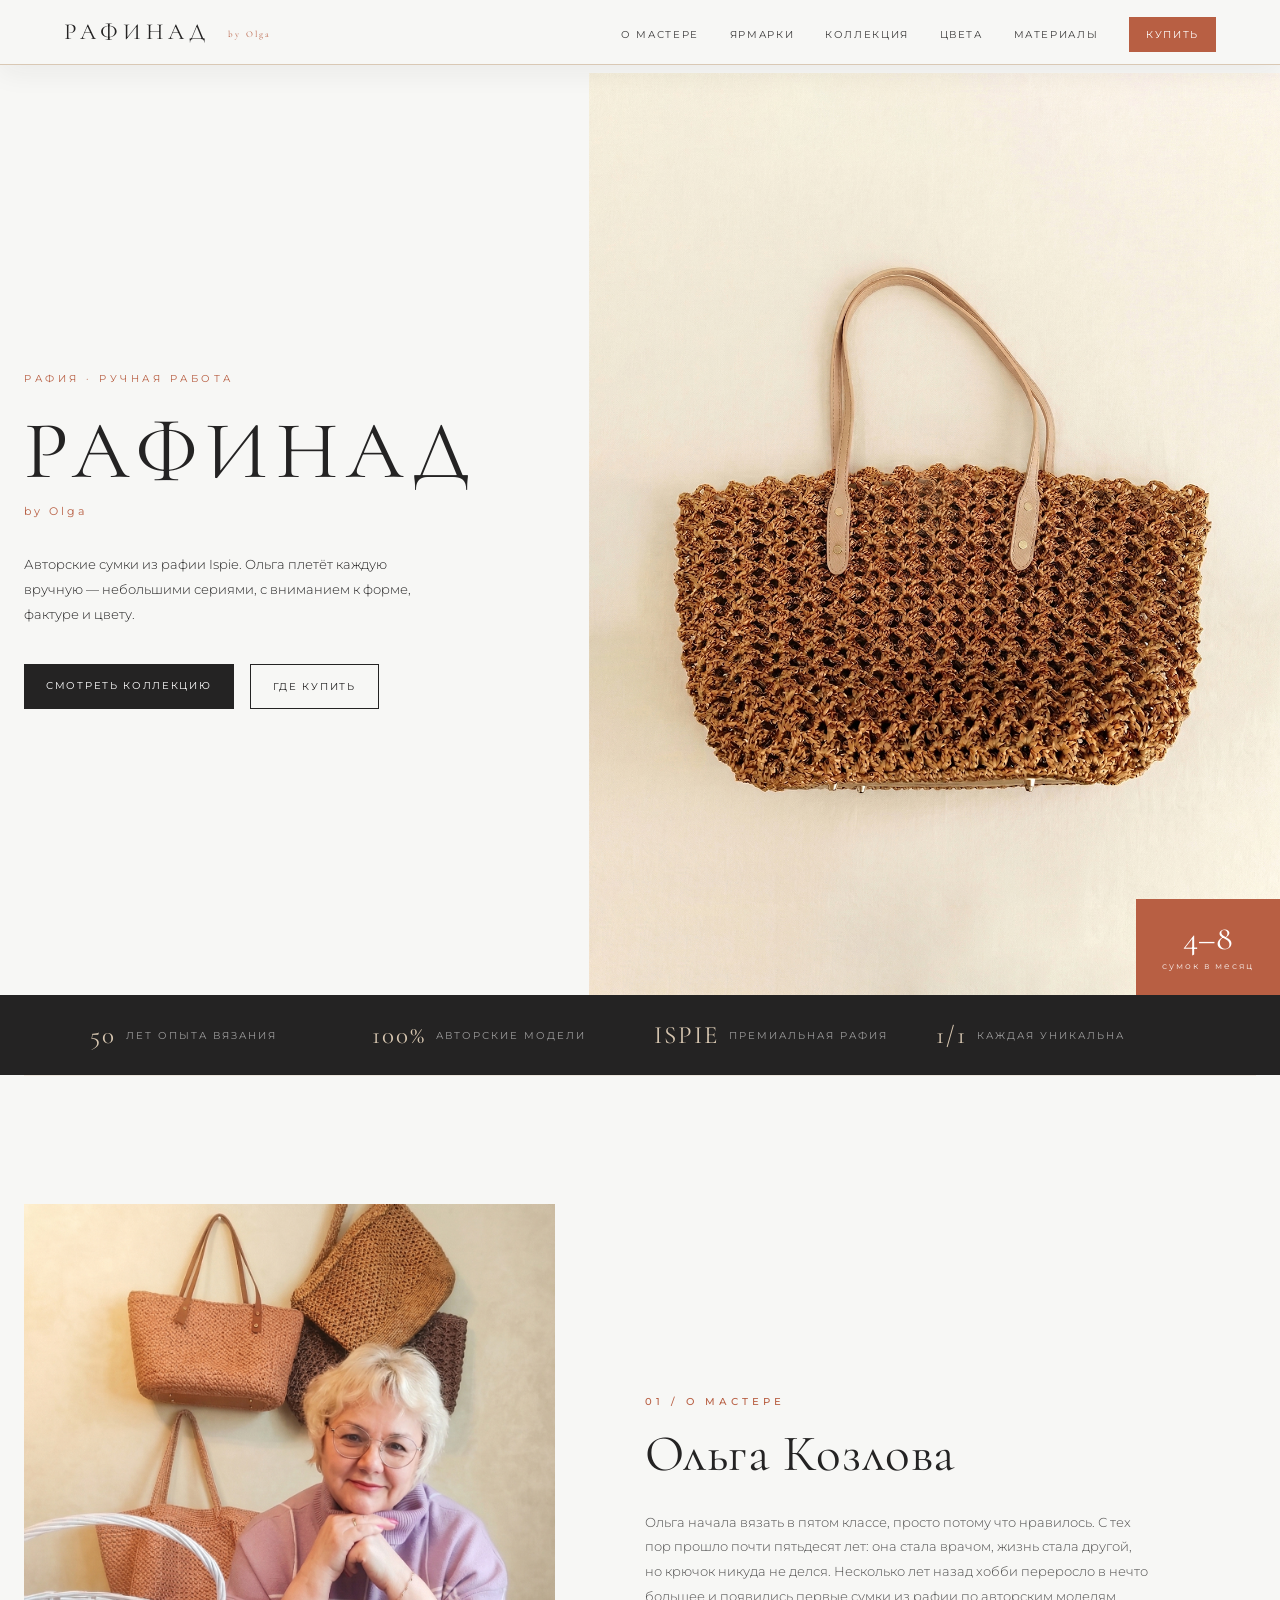
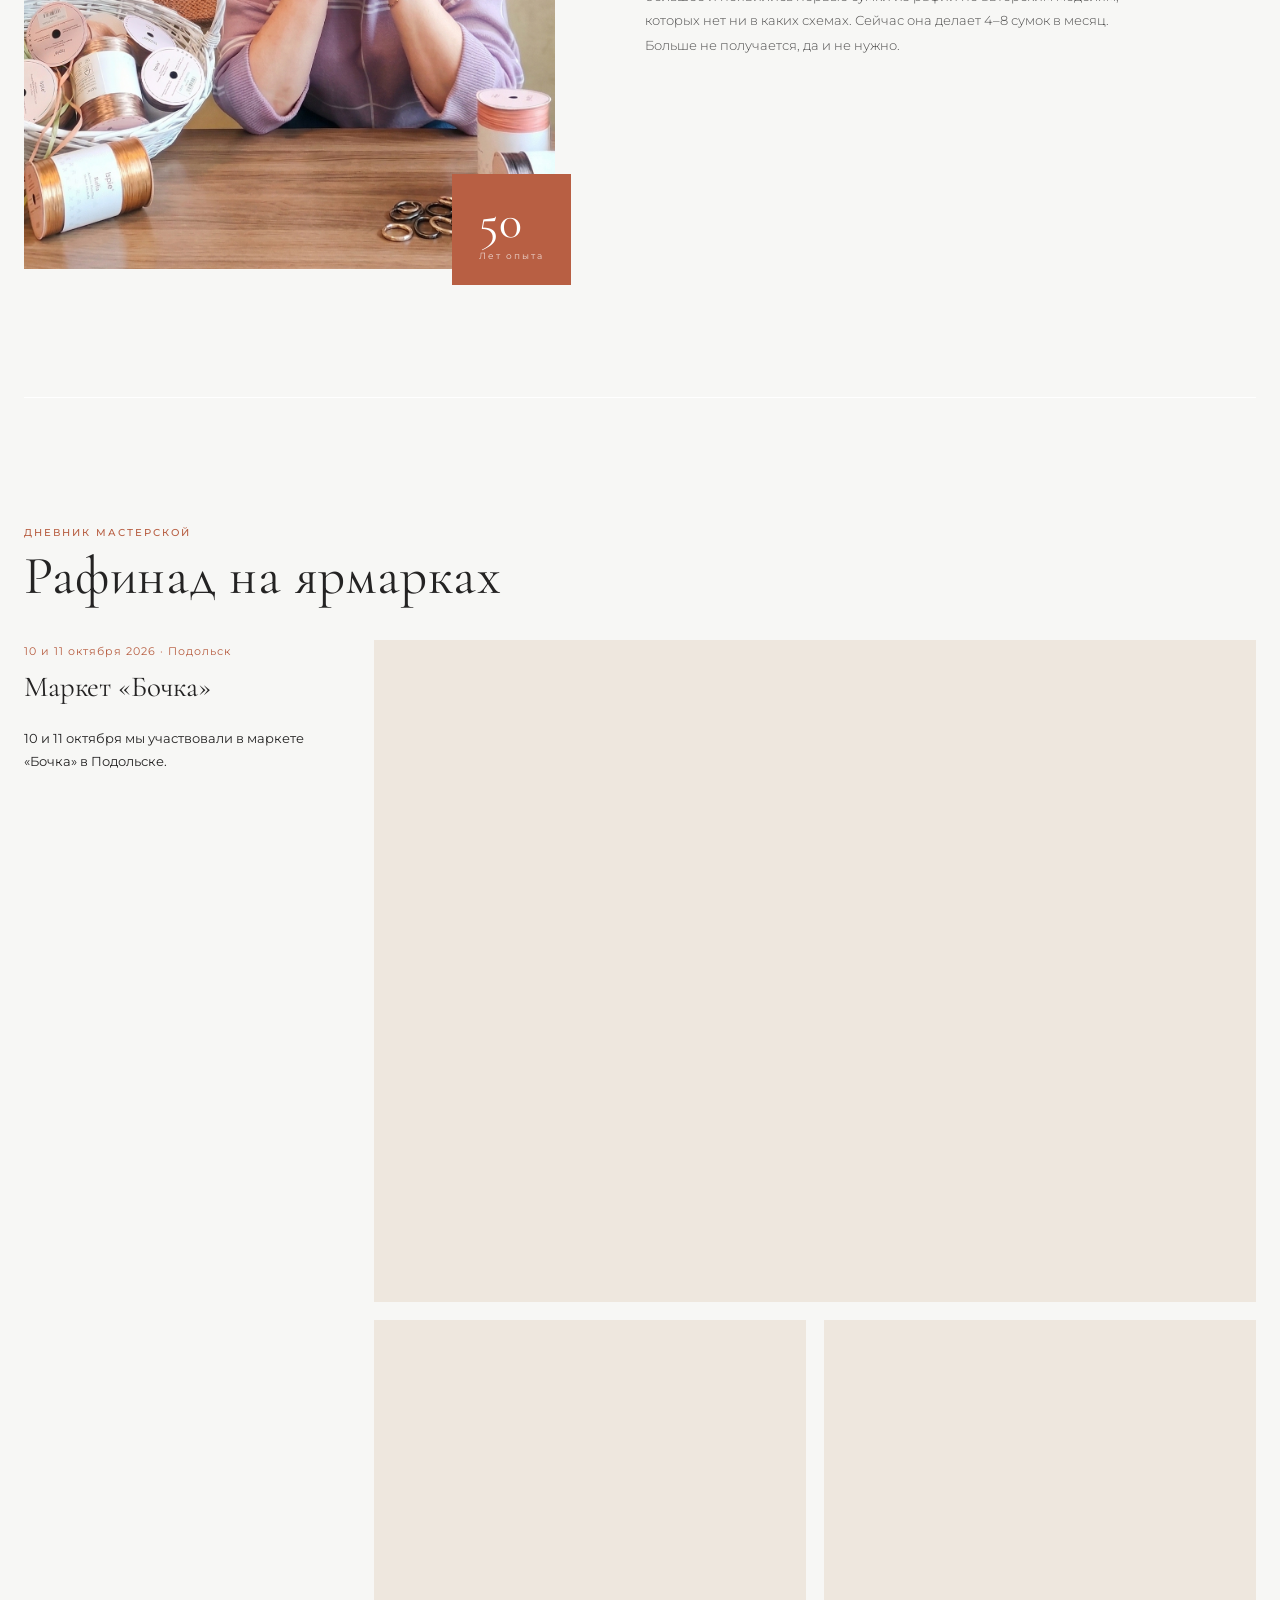
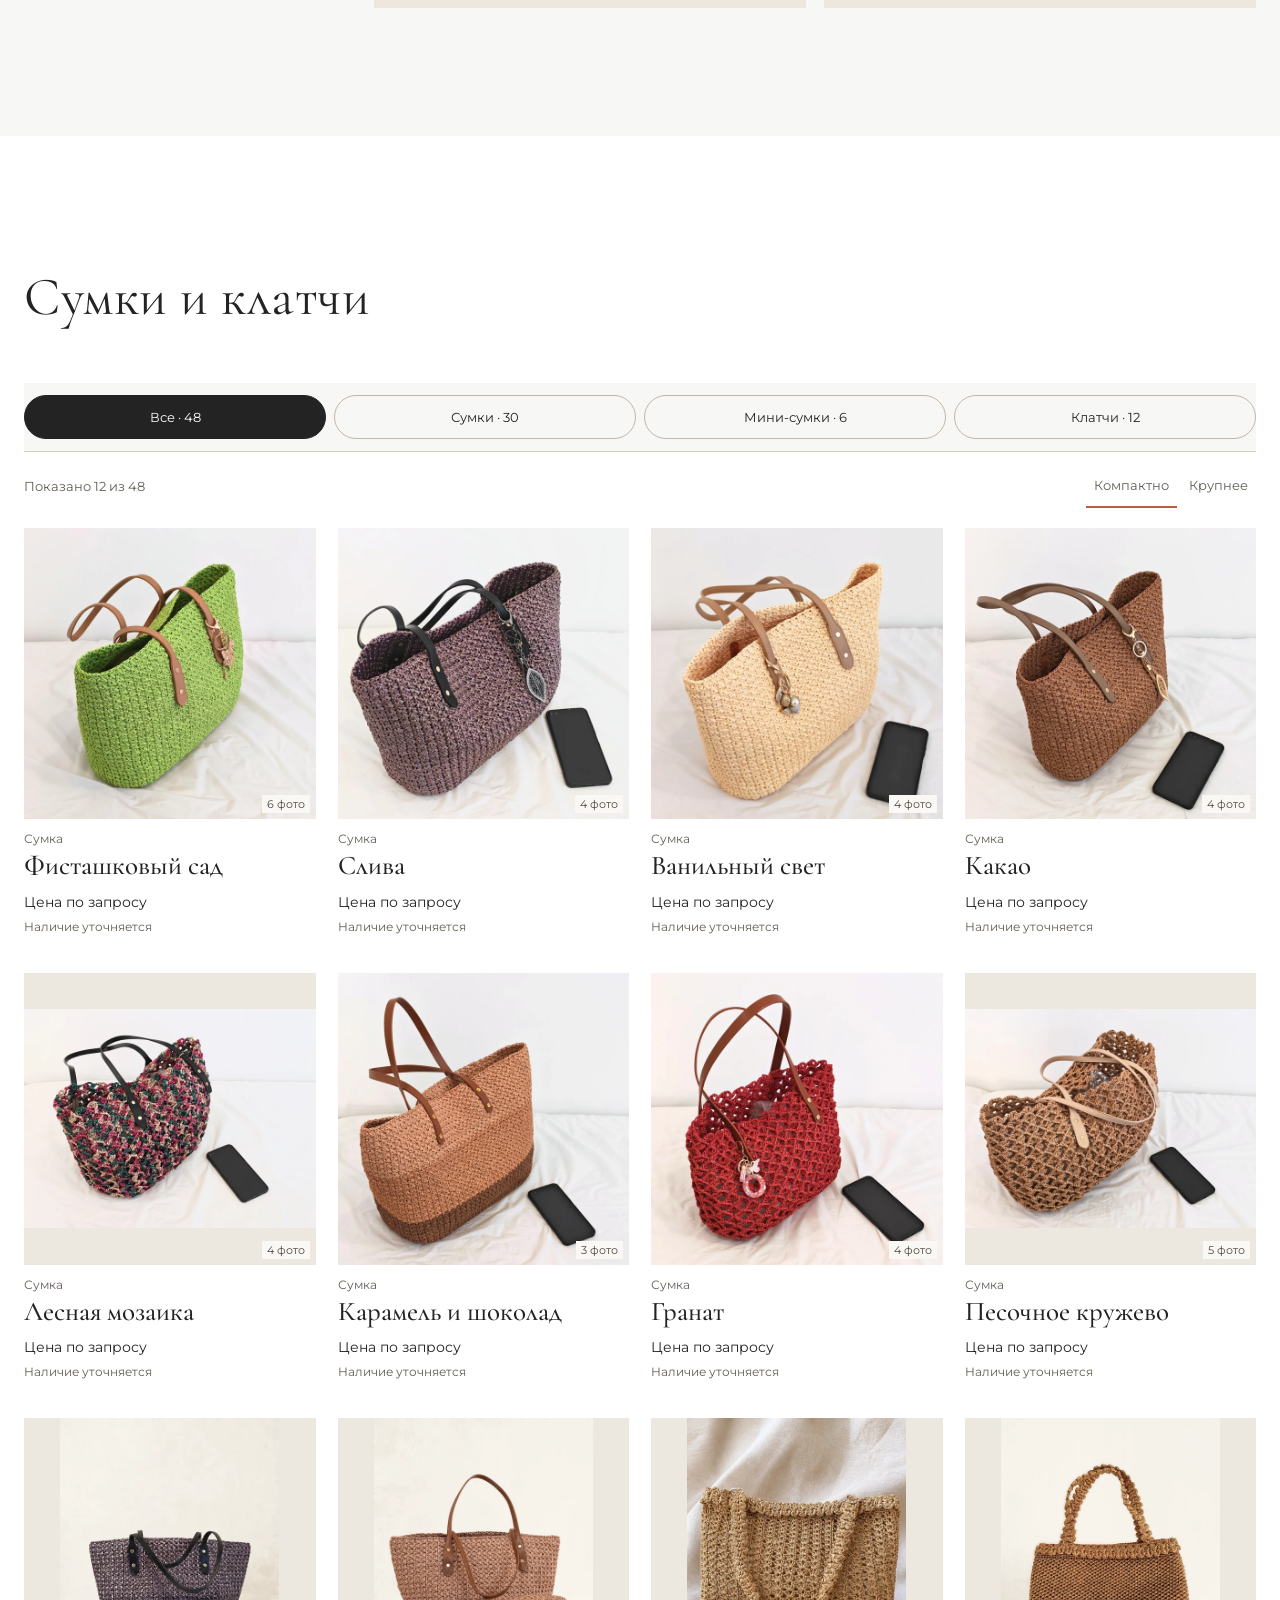
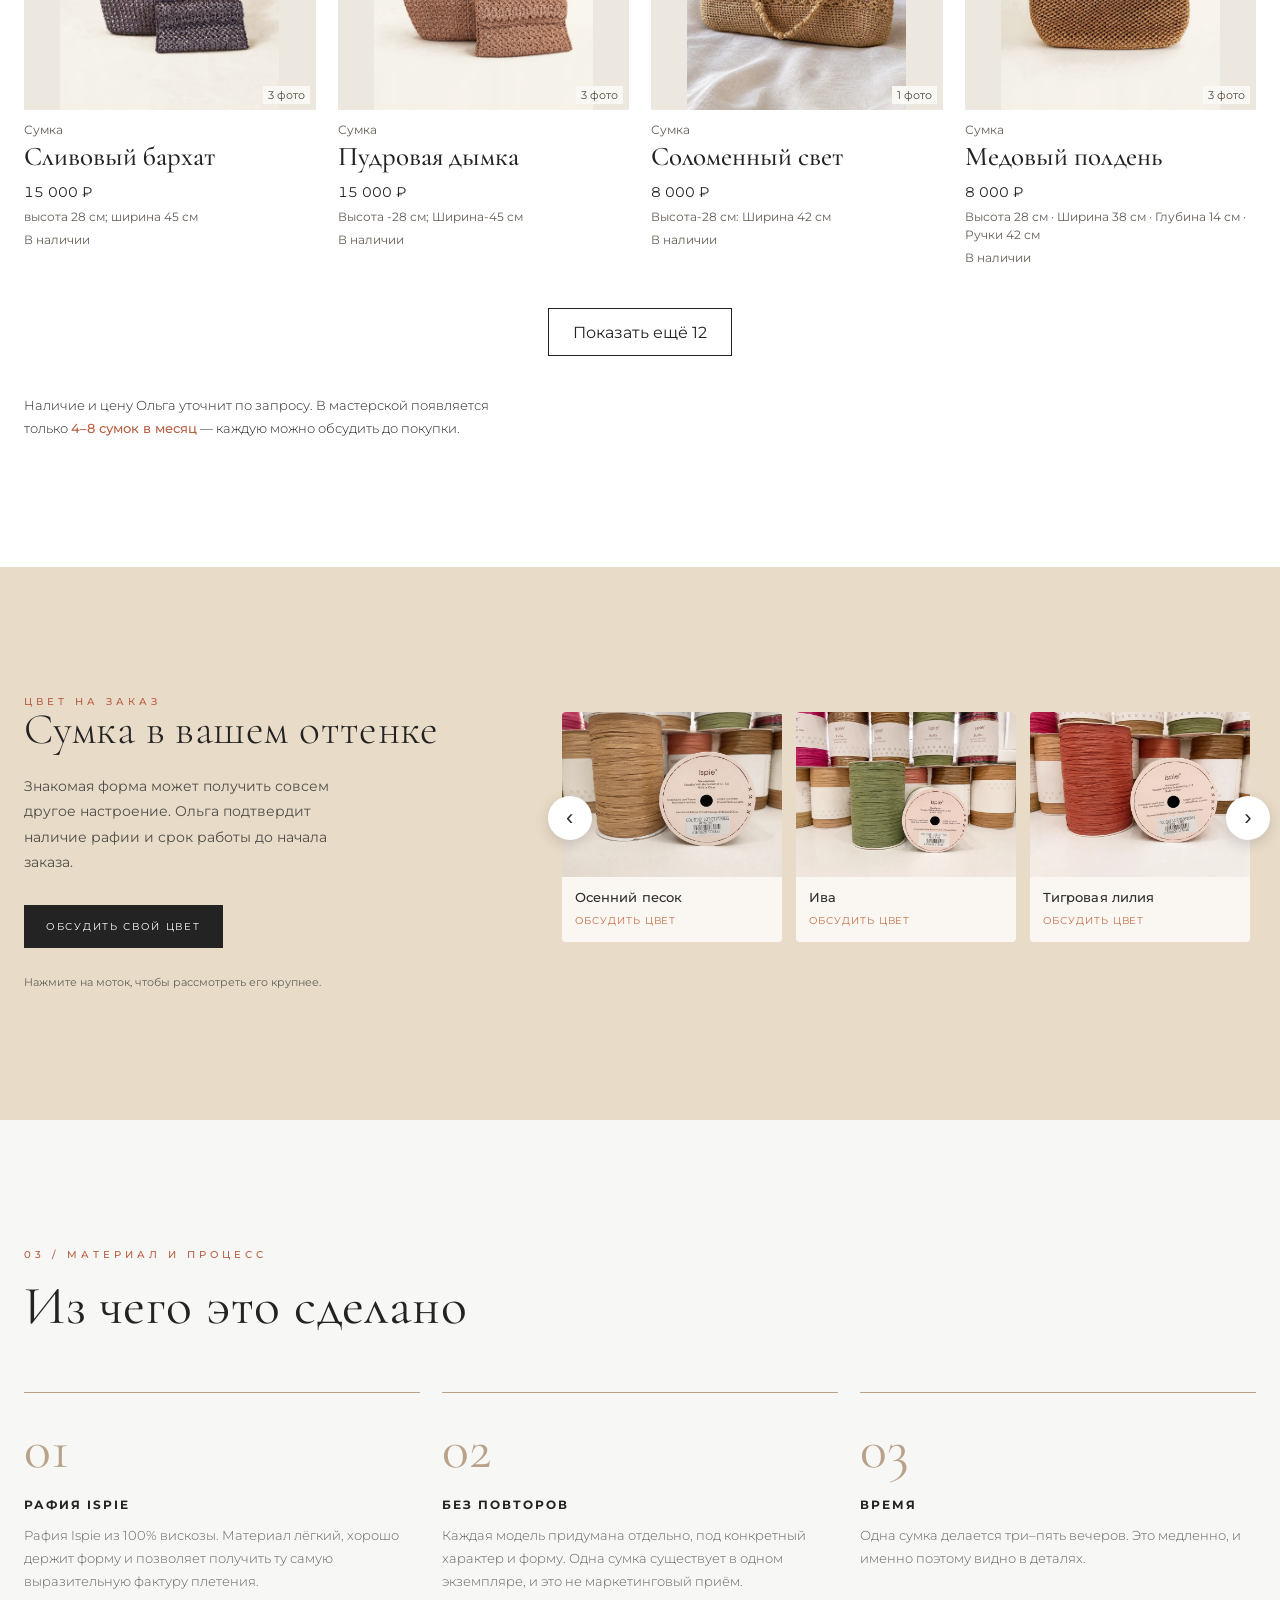
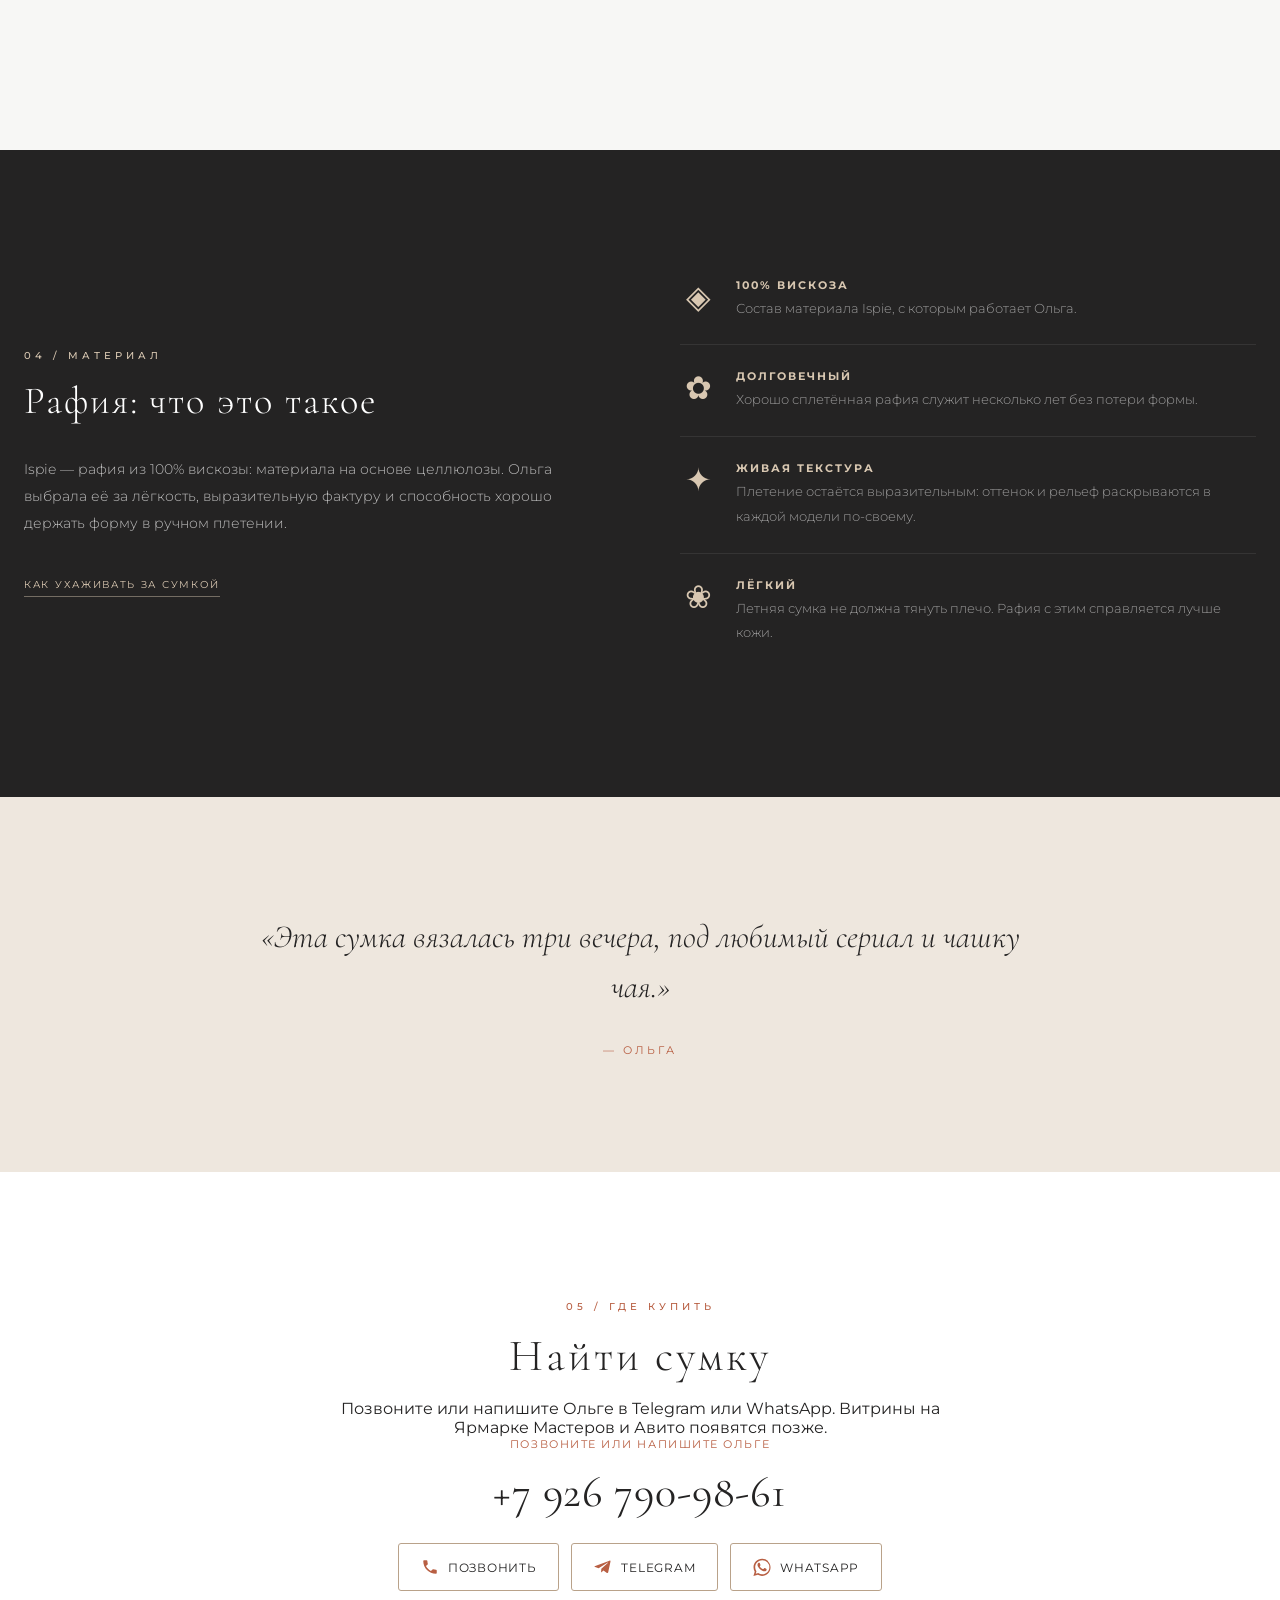
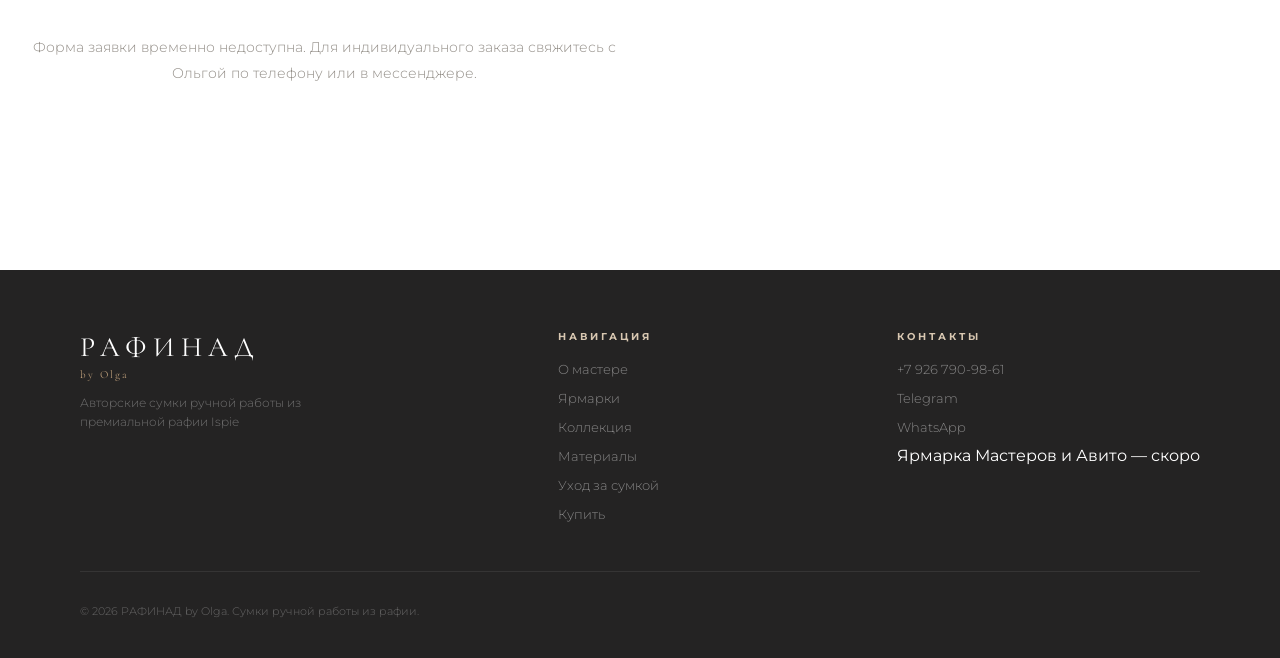
<file: index.html>
<!DOCTYPE html>
<html lang="ru">
  <!-- Yandex.Metrika counter -->
<script type="text/javascript">
    (function(m,e,t,r,i,k,a){
        m[i]=m[i]||function(){(m[i].a=m[i].a||[]).push(arguments)};
        m[i].l=1*new Date();
        for (var j = 0; j < document.scripts.length; j++) {if (document.scripts[j].src === r) { return; }}
        k=e.createElement(t),a=e.getElementsByTagName(t)[0],k.async=1,k.src=r,a.parentNode.insertBefore(k,a)
    })(window, document,'script','https://mc.yandex.ru/metrika/tag.js?id=108506756', 'ym');

    ym(108506756, 'init', {ssr:true, webvisor:true, clickmap:true, ecommerce:"dataLayer", referrer: document.referrer, url: location.href, accurateTrackBounce:true, trackLinks:true});
</script>
<noscript><div><img src="https://mc.yandex.ru/watch/108506756" style="position:absolute; left:-9999px;" alt="" /></div></noscript>
<!-- /Yandex.Metrika counter -->
<head>
  <meta charset="UTF-8">
  <meta name="viewport" content="width=device-width, initial-scale=1.0, viewport-fit=cover">
  <title>РАФИНАД by Olga — Сумки ручной работы из рафии</title>
  <meta name="description" content="Авторские сумки ручной работы из рафии Ispie. Каждая сумка уникальна. Мастер с 50-летним опытом.">
  <link rel="preconnect" href="https://fonts.googleapis.com">
  <link href="https://fonts.googleapis.com/css2?family=Cormorant+Garamond:ital,wght@0,300;0,400;0,500;0,600;1,300;1,400&family=Montserrat:wght@300;400;500;600&display=swap" rel="stylesheet">
  <style>
    :root {
      --sand: #D4B896;
      --sand-light: #E8DCC8;
      --sand-dark: #B89B75;
      --terracotta: #C4704B;
      --terracotta-light: #D4896A;
      --cream: #FAF6F1;
      --charcoal: #2D2D2D;
      --sage: #8B9A7D;
      --gold: #B8956B;

      /* Одна полоса содержимого на всю страницу. Фон секции идёт во всю
         ширину экрана, а текст и сетки живут внутри полосы, поэтому левые
         края всех разделов совпадают. Боковой отступ считается от окна:
         у секции с таким отступом не должно быть своего ограничения
         ширины, иначе отступы съедают её целиком. Длину строки держим
         ограничением самого абзаца, а не сужением раздела. */
      --band: 1360px;
      --edge: max(24px, calc((100vw - var(--band)) / 2));
    }
    *, *::before, *::after { margin: 0; padding: 0; box-sizing: border-box; }
    html { scroll-behavior: smooth; }
    body { font-family: 'Montserrat', sans-serif; background: var(--cream); color: var(--charcoal); overflow-x: hidden; }
    .serif { font-family: 'Cormorant Garamond', serif; }
    .tag { font-size: 10px; letter-spacing: 4px; text-transform: uppercase; color: var(--terracotta); font-weight: 500; }

    /* Quiet structure instead of decorative textures */
    .weave-divider { height: 1px; width: min(calc(100% - 96px), 1320px); margin: 0 auto; background: var(--sand-light); }
    footer { position: relative; overflow: hidden; }
    .about-texture-strip { display: none; }

    /* NAV */
nav {
  position: fixed; top: 0; left: 0; right: 0; z-index: 100;
  padding: 20px 48px;
  padding-top: max(20px, env(safe-area-inset-top));
  display: flex; justify-content: space-between; align-items: center;
  background: transparent;
  border-bottom: 1px solid transparent;
  transition: background 0.4s ease, border-color 0.4s ease, box-shadow 0.4s ease;
}
nav.nav-scrolled {
  background: rgba(250,246,241,0.95);
  backdrop-filter: blur(12px);
  border-bottom: 1px solid rgba(212,184,150,0.3);
}
   
    .nav-logo { font-family: 'Cormorant Garamond', serif; font-size: 22px; letter-spacing: 6px; color: var(--charcoal); text-decoration: none; }
    .nav-logo span { font-size: 10px; letter-spacing: 2px; color: var(--gold); margin-left: 8px; vertical-align: middle; }
    .nav-links { display: flex; gap: 32px; list-style: none; }
    .nav-links a { font-size: 11px; letter-spacing: 2px; text-transform: uppercase; color: var(--charcoal); text-decoration: none; opacity: 0.7; transition: opacity 0.2s; }
    .nav-links a:hover { opacity: 1; }
    .nav-cta { background: var(--terracotta) !important; color: white !important; opacity: 1 !important; padding: 10px 20px; border-radius: 2px; }
    .nav-cta:hover { background: var(--terracotta-light) !important; }

    /* HERO */
    .hero { min-height: 100vh; display: grid; grid-template-columns: 1fr 1fr; padding-top: 80px; }
    .hero-left { display: flex; flex-direction: column; justify-content: center; padding: 80px 64px 80px 80px; }
    .hero-tag { font-size: 10px; letter-spacing: 5px; color: var(--terracotta); text-transform: uppercase; margin-bottom: 32px; animation: fadeUp 0.8s ease both; }
    .hero-title { font-family: 'Cormorant Garamond', serif; font-size: clamp(52px,6vw,80px); font-weight: 300; letter-spacing: 10px; line-height: 1.05; margin-bottom: 12px; animation: fadeUp 0.8s 0.1s ease both; }
    .hero-by { font-size: 14px; letter-spacing: 4px; color: var(--gold); margin-bottom: 40px; animation: fadeUp 0.8s 0.2s ease both; }
    .hero-desc { font-size: 14px; font-weight: 300; line-height: 1.9; opacity: 0.8; max-width: 380px; margin-bottom: 48px; animation: fadeUp 0.8s 0.3s ease both; }
    .hero-actions { display: flex; gap: 16px; flex-wrap: wrap; animation: fadeUp 0.8s 0.4s ease both; }
    .btn-primary { display: inline-block; background: var(--charcoal); color: white; padding: 16px 36px; font-size: 11px; letter-spacing: 3px; text-transform: uppercase; text-decoration: none; border-radius: 2px; transition: background 0.25s, transform 0.2s; }
    .btn-primary:hover { background: var(--terracotta); transform: translateY(-2px); }
    .btn-secondary { display: inline-block; border: 1px solid var(--sand-dark); color: var(--charcoal); padding: 16px 36px; font-size: 11px; letter-spacing: 3px; text-transform: uppercase; text-decoration: none; border-radius: 2px; transition: all 0.25s; }
    .btn-secondary:hover { border-color: var(--terracotta); color: var(--terracotta); transform: translateY(-2px); }
    .hero-right { position: relative; overflow: hidden; }
    .hero-right img { width: 100%; height: 100%; object-fit: cover; display: block; }
    .hero-badge { position: absolute; bottom: 40px; right: 40px; background: rgba(45,45,45,0.88); backdrop-filter: blur(8px); color: white; padding: 20px 24px; border-radius: 4px; text-align: center; animation: fadeUp 0.8s 0.5s ease both; }
    .hero-badge-num { font-family: 'Cormorant Garamond', serif; font-size: 36px; color: var(--sand); line-height: 1; }
    .hero-badge-text { font-size: 9px; letter-spacing: 2px; color: rgba(255,255,255,0.55); margin-top: 4px; }

    /* STRIP */
    .strip { background: var(--charcoal); padding: 22px 80px; display: flex; justify-content: center; gap: 64px; align-items: center; flex-wrap: wrap; }
    .strip-item { display: flex; align-items: center; gap: 12px; color: rgba(255,255,255,0.55); font-size: 10px; letter-spacing: 2px; text-transform: uppercase; }
    .strip-item .big { font-family: 'Cormorant Garamond', serif; font-size: 28px; color: var(--sand); }

    /* ABOUT */
    .about { padding: 120px 80px; display: grid; grid-template-columns: 1fr 1fr; gap: 80px; align-items: center; }
    .about-image-wrap { position: relative; }
    .about-frame { width: 100%; aspect-ratio: 3/4; border-radius: 4px; overflow: hidden; }
    .about-frame img { width: 100%; height: 100%; object-fit: cover; display: block; }
    .about-accent { position: absolute; bottom: -24px; right: -24px; background: var(--terracotta); color: white; padding: 28px 32px; border-radius: 4px; }
    .about-accent-num { font-family: 'Cormorant Garamond', serif; font-size: 48px; line-height: 1; }
    .about-accent-text { font-size: 9px; letter-spacing: 2px; opacity: 0.75; margin-top: 4px; }
    .about-content .tag { margin-bottom: 16px; }
    .about-content h2 { font-family: 'Cormorant Garamond', serif; font-size: clamp(36px,3.5vw,52px); font-weight: 300; line-height: 1.2; letter-spacing: 2px; margin-bottom: 32px; }
    .about-content p { font-size: 14px; font-weight: 300; line-height: 1.9; opacity: 0.8; margin-bottom: 20px; }
    .about-values { display: grid; grid-template-columns: 1fr 1fr; gap: 16px; margin-top: 40px; }
    .value-item { background: var(--sand-light); padding: 20px; border-radius: 4px; }
    .value-item h4 { font-size: 11px; letter-spacing: 2px; text-transform: uppercase; color: var(--terracotta); margin-bottom: 6px; }
    .value-item p { font-size: 12px; opacity: 0.7; margin: 0; line-height: 1.6; }

    /* GALLERY */
    .gallery { padding: 80px; background: white; }
    .section-header { text-align: center; margin-bottom: 60px; }
    .section-header .tag { margin-bottom: 12px; }
    .section-header h2 { font-family: 'Cormorant Garamond', serif; font-size: clamp(32px,3vw,48px); font-weight: 300; letter-spacing: 3px; }
    .gallery-grid { display: grid; grid-template-columns: repeat(4, 1fr); gap: 24px; max-width: 1300px; margin: 0 auto; }

    /* BAG CARD */
    .bag-card { position: relative; padding-bottom: 40px; }
    .bag-slider { position: relative; overflow: hidden; border-radius: 4px; aspect-ratio: 3/4; background: var(--sand-light); cursor: grab; user-select: none; }
    .bag-slider:active { cursor: grabbing; }
    .bag-slides { display: flex; height: 100%; transition: transform 0.4s cubic-bezier(0.25,0.46,0.45,0.94); will-change: transform; }
    .bag-slide { flex-shrink: 0; width: 100%; height: 100%; }
    .bag-slide img { width: 100%; height: 100%; object-fit: contain; display: block; pointer-events: none; }
    .bag-dots { display: flex; justify-content: center; gap: 6px; margin-top: 12px; }
    .bag-dot { width: 6px; height: 6px; border-radius: 50%; background: var(--sand); opacity: 0.4; transition: opacity 0.2s, background 0.2s; cursor: pointer; border: none; padding: 0; }
    .bag-dot.active { opacity: 1; background: var(--terracotta); }
    .bag-info { margin-top: 16px; margin-bottom: 12px; }
    .bag-name { font-family: 'Cormorant Garamond', serif; font-size: 18px; letter-spacing: 1px; margin-bottom: 4px; }
    .bag-desc { font-size: 11px; color: #999; font-weight: 300; letter-spacing: 1px; margin-bottom: 12px; }
    .bag-specs { font-size: 11px; font-weight: 300; color: var(--charcoal); opacity: 0.5; line-height: 1.7; }
    .bag-arrows { position: absolute; top: 42%; transform: translateY(-50%); width: 100%; display: flex; justify-content: space-between; padding: 0 8px; pointer-events: none; opacity: 0; transition: opacity 0.2s; z-index: 2; }
    .bag-card:hover .bag-arrows { opacity: 1; }
    .bag-arrow { pointer-events: all; background: rgba(255,255,255,0.88); border: none; width: 32px; height: 32px; border-radius: 50%; cursor: pointer; font-size: 16px; display: flex; align-items: center; justify-content: center; color: var(--charcoal); transition: background 0.2s; line-height: 1; }
    .bag-arrow:hover { background: white; }

    .gallery-note { text-align: center; margin-top: 48px; font-size: 13px; opacity: 0.6; font-weight: 300; }
    .gallery-note strong { color: var(--terracotta); font-weight: 500; }

    /* PROCESS */
    .process { padding: 120px 80px; }
    .process-grid { display: grid; grid-template-columns: repeat(3, 1fr); gap: 48px; margin-top: 60px; }
    .process-item { padding: 40px; border-top: 2px solid var(--sand-light); transition: border-color 0.3s; }
    .process-item:hover { border-color: var(--terracotta); }
    .process-num { font-family: 'Cormorant Garamond', serif; font-size: 64px; color: var(--sand-light); line-height: 1; margin-bottom: 20px; }
    .process-item h3 { font-size: 12px; letter-spacing: 2px; text-transform: uppercase; margin-bottom: 12px; }
    .process-item p { font-size: 13px; font-weight: 300; line-height: 1.8; opacity: 0.7; }

    /* MATERIALS */
    .materials { background: var(--charcoal); padding: 120px 80px; color: white; }
    .materials-inner { display: grid; grid-template-columns: 1fr 1fr; gap: 80px; align-items: center; }
    .materials .tag { color: var(--sand); margin-bottom: 16px; }
    .materials h2 { font-family: 'Cormorant Garamond', serif; font-size: clamp(36px,3vw,52px); font-weight: 300; letter-spacing: 2px; line-height: 1.2; margin-bottom: 32px; }
    .materials p { font-size: 14px; font-weight: 300; line-height: 1.9; opacity: 0.7; margin-bottom: 16px; }
    .facts { display: flex; flex-direction: column; gap: 24px; }
    .fact { display: flex; align-items: flex-start; gap: 20px; padding-bottom: 24px; border-bottom: 1px solid rgba(255,255,255,0.08); }
    .fact:last-child { border-bottom: none; }
    .fact-icon { font-family: 'Cormorant Garamond', serif; font-size: 32px; color: var(--sand); flex-shrink: 0; width: 36px; text-align: center; }
    .fact h4 { font-size: 11px; letter-spacing: 2px; text-transform: uppercase; color: var(--sand); margin-bottom: 4px; }
    .fact p { font-size: 13px; opacity: 0.55; margin: 0; }

    /* QUOTE */
    .quote-section { padding: 100px 80px; text-align: center; background: var(--sand-light); }
    .quote-text { font-family: 'Cormorant Garamond', serif; font-size: clamp(22px,2.5vw,38px); font-weight: 300; font-style: italic; line-height: 1.55; max-width: 800px; margin: 0 auto 32px; position: relative; z-index: 1; }
    .quote-author { font-size: 11px; letter-spacing: 3px; color: var(--terracotta); text-transform: uppercase; position: relative; z-index: 1; }

    /* BUY */
    .buy { padding: 120px 80px; text-align: center; }
    .buy .tag { margin-bottom: 16px; }
    .buy h2 { font-family: 'Cormorant Garamond', serif; font-size: clamp(36px,3.5vw,56px); font-weight: 300; letter-spacing: 3px; margin-bottom: 16px; }
    .buy > p { font-size: 14px; font-weight: 300; opacity: 0.7; margin-bottom: 56px; line-height: 1.8; }
    .buy-cards { display: grid; grid-template-columns: 1fr 1fr; gap: 24px; max-width: 800px; margin: 0 auto 40px; }
    .buy-card { background: white; padding: 48px 40px; border-radius: 4px; border: 1px solid var(--sand-light); text-decoration: none; color: var(--charcoal); display: block; transition: box-shadow 0.3s, transform 0.3s; }
    .buy-card:hover { box-shadow: 0 20px 60px rgba(0,0,0,0.08); transform: translateY(-4px); }
    .buy-card-tag { display: inline-block; background: var(--sand-light); color: var(--terracotta); font-size: 9px; letter-spacing: 2px; padding: 4px 10px; border-radius: 2px; margin-bottom: 16px; text-transform: uppercase; }
    .buy-card-icon { font-size: 40px; margin-bottom: 16px; }
    .buy-card h3 { font-family: 'Cormorant Garamond', serif; font-size: 24px; letter-spacing: 2px; margin-bottom: 8px; }
    .buy-card p { font-size: 12px; opacity: 0.6; margin: 0; line-height: 1.6; }
    .buy-contact { font-size: 13px; font-weight: 300; opacity: 0.6; }
    .buy-contact a { color: var(--terracotta); text-decoration: none; }
    .order-form { max-width: 800px; margin: 0 auto; padding: 40px; text-align: left; background: var(--sand-light); border-top: 2px solid var(--terracotta); }
    .order-form h3 { font-family: 'Cormorant Garamond', serif; font-size: 30px; font-weight: 400; margin-bottom: 8px; }
    .order-form > p { font-size: 13px; line-height: 1.7; margin: 0 0 28px; opacity: 0.75; }
    .order-grid { display: grid; grid-template-columns: 1fr 1fr; gap: 18px; }
    .order-field { display: grid; gap: 7px; font-size: 11px; letter-spacing: 1px; text-transform: uppercase; }
    .order-field.full { grid-column: 1 / -1; }
    .order-field input, .order-field textarea { width: 100%; border: 1px solid var(--sand-dark); border-radius: 2px; background: white; color: var(--charcoal); font: 400 14px 'Montserrat', sans-serif; padding: 13px 14px; letter-spacing: 0; text-transform: none; }
    .order-field textarea { min-height: 116px; resize: vertical; line-height: 1.55; }
    .order-field input:focus, .order-field textarea:focus { outline: 2px solid var(--terracotta); outline-offset: 1px; border-color: var(--terracotta); }
    .order-submit { margin-top: 22px; border: 0; cursor: pointer; font-family: 'Montserrat', sans-serif; }
    .order-status { min-height: 22px; margin-top: 15px !important; font-size: 13px !important; opacity: 1 !important; color: var(--terracotta); }
    .order-status.success { color: #426844; }
    .order-honeypot { position: absolute !important; left: -9999px !important; opacity: 0 !important; pointer-events: none !important; }

    /* FOOTER */
    footer { background: var(--charcoal); padding: 60px 80px 40px; color: white; }
    .footer-inner { max-width: 1200px; margin: 0 auto; position: relative; z-index: 1; }
    .footer-top { display: flex; justify-content: space-between; align-items: flex-start; padding-bottom: 48px; border-bottom: 1px solid rgba(255,255,255,0.08); flex-wrap: wrap; gap: 40px; }
    .footer-logo { font-family: 'Cormorant Garamond', serif; font-size: 28px; letter-spacing: 6px; }
    .footer-logo span { font-size: 11px; letter-spacing: 2px; color: var(--gold); display: block; margin-top: 4px; }
    .footer-tagline { font-size: 12px; opacity: 0.35; margin-top: 12px; font-weight: 300; max-width: 240px; line-height: 1.6; }
    .footer-links h4 { font-size: 10px; letter-spacing: 3px; text-transform: uppercase; color: var(--sand); margin-bottom: 16px; }
    .footer-links ul { list-style: none; display: flex; flex-direction: column; gap: 10px; }
    .footer-links a { font-size: 13px; color: rgba(255,255,255,0.45); text-decoration: none; font-weight: 300; transition: color 0.2s; }
    .footer-links a:hover { color: var(--sand); }
    .footer-bottom { display: flex; justify-content: space-between; align-items: center; padding-top: 32px; flex-wrap: wrap; gap: 16px; }
    .footer-copy { font-size: 11px; opacity: 0.3; font-weight: 300; }
    .footer-social { display: flex; gap: 20px; }
    .footer-social a { font-size: 11px; letter-spacing: 2px; color: var(--sand); text-decoration: none; opacity: 0.55; transition: opacity 0.2s; }
    .footer-social a:hover { opacity: 1; }

    /* ANIMATIONS */
    @keyframes fadeUp { from { opacity:0; transform:translateY(24px); } to { opacity:1; transform:translateY(0); } }
    .reveal { opacity: 0; transform: translateY(32px); transition: opacity 0.7s ease, transform 0.7s ease; }
    .reveal.visible { opacity: 1; transform: translateY(0); }

    /* MOBILE */
    @media (max-width: 1100px) { .gallery-grid { grid-template-columns: repeat(2, 1fr); } }
    @media (max-width: 900px) {
      nav { 
  padding: 16px 24px;
  padding-top: max(16px, env(safe-area-inset-top));
}
      nav.nav-scrolled { background: rgba(250,246,241,0.95); }  /* ← добавь */
      .nav-logo { opacity: 0; pointer-events: none; transition: opacity 0.4s ease; }
       nav.nav-scrolled .nav-logo { opacity: 1; pointer-events: auto; }
      .nav-links { display: none; }
      .hero { grid-template-columns: 1fr; grid-template-rows: auto auto auto; }
      .hero-left { padding: 48px 24px 24px; display: contents; }
      .hero-tag { padding: 0 24px; margin-bottom: 16px; }
      .hero-title { padding: 0 24px; }
      .hero-by { padding: 0 24px; }
      .hero-right { height: 90vw; order: 3; }
      .hero-desc { padding: 24px 24px 0; order: 4; }
      .hero-actions { padding: 24px 24px 48px; order: 5; }
      .about { grid-template-columns: 1fr; padding: 60px 24px; gap: 48px; }
      .about-accent { bottom: 0; right: 0; padding: 16px 20px; }
      .about-accent-num { font-size: 32px; }
      .about-accent-text { font-size: 8px; }
      .about-image-wrap { overflow: hidden; }
      .gallery { padding: 48px 24px 60px; }
      .gallery-grid { grid-template-columns: repeat(2, 1fr); gap: 12px 16px; }
      .bag-card { padding-bottom: 28px; border-bottom: 1px solid var(--sand-light); margin-bottom: 4px; }
      .bag-name { font-size: 16px; }
      .bag-specs { font-size: 10px; }
    }
    @media (max-width: 600px) {
      .gallery-grid { grid-template-columns: 1fr; max-width: 400px; margin: 0 auto; }
      .bag-card { padding-bottom: 36px; margin-bottom: 0; }
      .bag-card:last-child { border-bottom: none; }
      .bag-name { font-size: 20px; }
      .process { padding: 60px 24px; }
      .process-grid { grid-template-columns: 1fr; gap: 0; }
      .process-item { padding: 28px 0; }
      .materials { padding: 60px 24px; }
      .materials-inner { grid-template-columns: 1fr; gap: 48px; }
      .quote-section { padding: 64px 24px; }
      .buy { padding: 64px 24px; }
      .buy-cards { grid-template-columns: 1fr; }
      .order-form { padding: 28px 20px; }
      .order-grid { grid-template-columns: 1fr; }
      footer { padding: 48px 24px 32px; }
      .strip { padding: 16px 24px; gap: 16px; flex-direction: column; align-items: flex-start; }
      .strip-item { font-size: 9px; }
      .strip-item .big { font-size: 22px; }
      .weave-divider { height: 40px; }
      .bag-arrows { display: none; }
      .hero-badge { bottom: 16px; right: 16px; padding: 12px 16px; }
      .hero-badge-num { font-size: 24px; }
      .hero-badge-text { font-size: 8px; }
    }
    /* RAFINAD 2026 — atelier direction */
    :root {
      --sand: #D8C7B1;
      --sand-light: #EEE7DE;
      --sand-dark: #B9A28A;
      --terracotta: #B85F43;
      --terracotta-light: #C9755B;
      --cream: #F7F7F5;
      --charcoal: #242323;
      --sage: #5F6B56;
      --gold: #B99B78;
    }
    body { background: var(--cream); }
    nav { padding: 18px clamp(24px, 5vw, 80px); background: rgba(247,247,245,.92); border-bottom: 1px solid rgba(216,199,177,.72); }
    nav.nav-scrolled { background: rgba(247,247,245,.97); box-shadow: 0 8px 28px rgba(36,35,35,.06); border-color: rgba(216,199,177,.95); }
    .nav-logo { font-size: 23px; letter-spacing: 5px; }
    .nav-logo span { font-size: 9px; letter-spacing: 2.2px; color: var(--terracotta); }
    .nav-links { gap: clamp(18px, 2.4vw, 34px); align-items: center; }
    .nav-links a { font-size: 10px; letter-spacing: 1.65px; opacity: .88; }
    .nav-cta { padding: 11px 17px; border-radius: 0; }
    .menu-toggle { display: none; border: 0; background: transparent; color: var(--charcoal); font: 500 10px 'Montserrat', sans-serif; letter-spacing: 1.7px; text-transform: uppercase; cursor: pointer; padding: 10px 0 10px 16px; }
    .hero { min-height: auto; grid-template-columns: minmax(0, .92fr) minmax(420px, 1.08fr); padding-top: 73px; background: var(--cream); }
    .hero-left { padding: clamp(84px, 10vw, 164px) clamp(30px, 5vw, 96px) clamp(72px, 9vw, 130px) var(--edge); }
    .hero-tag { margin-bottom: 23px; letter-spacing: 3.5px; }
    .hero-title { font-size: clamp(54px, 6.4vw, 98px); font-weight: 400; letter-spacing: .095em; margin-bottom: 10px; }
    .hero-by { margin-bottom: 34px; color: var(--terracotta); font-size: 11px; letter-spacing: 3px; }
    .hero-desc { max-width: 390px; margin-bottom: 37px; font-size: 13px; line-height: 1.9; opacity: .76; }
    .btn-primary, .btn-secondary { border-radius: 0; padding: 15px 22px; letter-spacing: 1.7px; font-size: 10px; }
    .btn-primary { background: var(--charcoal); }
    .btn-primary:hover { background: var(--terracotta); transform: translateY(-1px); }
    .btn-secondary { border-color: var(--charcoal); }
    .hero-right { min-height: min(760px, calc(100vh - 73px)); }
    .hero-right img { object-position: 56% center; }
    .hero-badge { bottom: 0; right: 0; border-radius: 0; background: var(--terracotta); padding: 23px 26px; min-width: 118px; }
    .hero-badge-num { color: white; font-size: 34px; }
    .hero-badge-text { color: rgba(255,255,255,.84); line-height: 1.35; }
    .strip { padding: 25px clamp(24px, 7vw, 120px); justify-content: space-between; gap: 28px; background: var(--charcoal); }
    .strip-item { flex: 1 1 160px; gap: 10px; }
    .strip-item .big { color: var(--sand); font-size: 25px; }
    .about { padding: clamp(72px, 10vw, 150px) var(--edge); gap: clamp(48px, 7vw, 112px); grid-template-columns: minmax(280px, .87fr) minmax(300px, 1fr); }
    .about-frame { border-radius: 0; aspect-ratio: 4/5; }
    .about-accent { border-radius: 0; right: -16px; bottom: -16px; padding: 24px 27px; }
    .about-content h2 { font-size: clamp(42px, 4vw, 62px); font-weight: 400; letter-spacing: .015em; margin-bottom: 24px; }
    .about-content p { max-width: 505px; font-size: 13px; }
    .weave-divider { width: min(calc(100% - 48px), 1300px); }
    .gallery { padding: clamp(76px, 10vw, 140px) var(--edge); background: white; }
    .section-header { max-width: 600px; margin: 0 0 54px; text-align: left; }
    .section-header h2 { font-size: clamp(42px, 4.2vw, 62px); font-weight: 400; letter-spacing: .01em; }
    /* Карточки тянутся на всю высоту ряда, а цена с обращением прижаты к низу:
       у сумки без указанных размеров на строку меньше, и без этого ряд стоит
       уступом. Вид витрины не должен зависеть от полноты данных. */
    .gallery-grid { max-width: none; display: grid; grid-template-columns: repeat(12, minmax(0, 1fr)); gap: 34px 24px; align-items: stretch; }
    .bag-card { grid-column: span 3; padding: 0 0 24px; border-bottom: 1px solid var(--sand-light); margin: 0; display: flex; flex-direction: column; }
    .bag-card .bag-commerce { margin-top: auto; }
    .bag-card:nth-child(1) { grid-column: span 6; grid-row: span 2; }
    .bag-card:nth-child(2), .bag-card:nth-child(3) { grid-column: span 3; }
    .bag-slider { border-radius: 0; aspect-ratio: 4 / 5; background: #ece7df; }
    .bag-card:nth-child(1) .bag-slider { aspect-ratio: 4 / 5; }
    .bag-dots { justify-content: flex-start; margin-top: 11px; }
    .bag-info { margin-top: 15px; margin-bottom: 9px; }
    .bag-name { font-size: 23px; line-height: 1; letter-spacing: .01em; }
    .bag-desc { color: var(--sage); font-size: 10px; letter-spacing: .8px; margin-bottom: 8px; }
    .bag-specs { font-size: 10px; line-height: 1.6; opacity: .56; }
    .bag-arrows { padding: 0 12px; }
    .bag-arrow { border-radius: 0; width: 34px; height: 34px; }
    .bag-commerce { display: flex; align-items: center; justify-content: space-between; gap: 12px; margin-top: 17px; padding-top: 14px; border-top: 1px solid var(--sand-light); }
    .bag-availability { color: var(--sage); font-size: 9px; font-weight: 600; letter-spacing: 1px; text-transform: uppercase; }
    .bag-inquiry { appearance: none; border: 0; background: transparent; color: var(--terracotta); font: 600 10px 'Montserrat', sans-serif; letter-spacing: 1px; text-transform: uppercase; cursor: pointer; padding: 5px 0; text-decoration: underline; text-underline-offset: 4px; }
    .bag-inquiry:hover { color: var(--charcoal); }
    .gallery-note { max-width: 470px; text-align: left; margin: 38px 0 0; line-height: 1.7; }
    .process { padding: clamp(76px, 10vw, 140px) var(--edge); }
    .process-grid { gap: 22px; margin-top: 36px; }
    .process-item { padding: 28px 0; border-top: 1px solid var(--sand-dark); }
    .process-num { color: var(--sand-dark); font-size: 56px; }
    .materials { padding: clamp(76px, 10vw, 140px) var(--edge); }
    .quote-section { background: var(--sand-light); padding: clamp(72px, 9vw, 130px) 24px; }
    .buy { padding: clamp(76px, 10vw, 140px) var(--edge); background: white; }
    /* Секция осталась по центру, тогда как остальные заголовки съехали влево
       при обновлении вида. Ширину строки ограничиваем здесь: без этого абзац
       растягивается на всю полосу и его нечитаемо вести глазом. */
    .buy-intro p { max-width: 60ch; margin: 0 auto; }
    .buy-cards { margin-bottom: 42px; }
    .buy-card, .order-form { border-radius: 0; }
    .buy-card { padding: 42px 35px; }
    .buy-card-icon { display: none; }
    .order-form { background: var(--sand-light); border-top-width: 1px; }
    footer { background: var(--charcoal); }
    @media (max-width: 900px) {
      nav { padding: 14px 24px; }
      .nav-logo { opacity: 1; pointer-events: auto; }
      .nav-links { display: none; position: absolute; top: 100%; left: 0; right: 0; background: var(--cream); padding: 10px 24px 22px; border-bottom: 1px solid var(--sand-light); }
      .nav-links.is-open { display: grid; gap: 3px; }
      .nav-links a { display: block; padding: 12px 0; }
      .nav-cta { display: inline-block !important; width: fit-content; margin-top: 6px; }
      .menu-toggle { display: block; }
      .hero { grid-template-columns: 1fr; padding-top: 59px; }
      .hero-left { display: block; padding: 74px 24px 47px; }
      .hero-tag, .hero-title, .hero-by, .hero-desc, .hero-actions { padding: 0; }
      .hero-right { order: 0; height: auto; min-height: 0; aspect-ratio: 1 / 1.08; }
      .hero-desc { padding: 0; }
      .hero-actions { padding: 0; }
      .hero-badge { padding: 17px 18px; }
      .about { grid-template-columns: 1fr; padding: 72px 24px; }
      .about-image-wrap { overflow: visible; }
      .gallery { padding: 72px 24px; }
      .gallery-grid { grid-template-columns: repeat(2, minmax(0, 1fr)); gap: 28px 16px; }
      .bag-card, .bag-card:nth-child(1), .bag-card:nth-child(2), .bag-card:nth-child(3) { grid-column: span 1; grid-row: auto; }
      .bag-card:nth-child(1) { grid-column: span 2; }
      .bag-card:nth-child(1) .bag-slider { aspect-ratio: 1 / 1; }
      .bag-name { font-size: 20px; }
      .process { padding: 72px 24px; }
    }
    @media (max-width: 560px) {
      .hero-title { font-size: 58px; }
      .strip { display: grid; grid-template-columns: 1fr 1fr; gap: 19px 12px; }
      .strip-item { gap: 7px; min-width: 0; }
      .strip-item .big { font-size: 21px; }
      .strip-item span:last-child { font-size: 8px; letter-spacing: 1px; }
      .gallery-grid { grid-template-columns: 1fr; }
      .bag-card:nth-child(1) { grid-column: span 1; }
      .bag-card:nth-child(1) .bag-slider { aspect-ratio: 4 / 5; }
      .bag-name { font-size: 24px; }
      .bag-commerce { margin-top: 14px; }
      .weave-divider { width: calc(100% - 48px); height: 1px; }
    }

    /* Контакты: телефон и мессенджеры. Пока нет Авито и Ярмарки — это
       главный путь к заказу, поэтому связь показана крупно и кликабельно. */
    .contact-block { text-align: center; max-width: 620px; margin: 0 auto 44px; }
    .contact-lead { font-size: 11px; letter-spacing: 0.14em; text-transform: uppercase; color: var(--terracotta); margin-bottom: 14px; }
    .contact-phone { display: inline-block; font-family: 'Cormorant Garamond', serif; font-size: clamp(30px, 4vw, 44px); font-weight: 400; letter-spacing: 0.02em; color: var(--charcoal); text-decoration: none; margin-bottom: 24px; }
    .contact-phone:hover { color: var(--terracotta); }
    .contact-actions { display: flex; justify-content: center; flex-wrap: wrap; gap: 12px; }
    .contact-btn { display: inline-flex; align-items: center; gap: 9px; min-height: 48px; padding: 12px 22px; border: 1px solid var(--sand-dark); border-radius: 3px; background: #fff; color: var(--charcoal); font-size: 12px; letter-spacing: 0.06em; text-transform: uppercase; text-decoration: none; transition: border-color 0.2s, color 0.2s; }
    .contact-btn:hover { border-color: var(--terracotta); color: var(--terracotta); }
    .contact-btn:focus-visible { outline: 3px solid var(--charcoal); outline-offset: 2px; }
    .ct-i { width: 18px; height: 18px; color: var(--terracotta); flex: 0 0 auto; }

    /* Плавающая полоса связи — только на телефоне, всегда под рукой. */
    .contact-bar { display: none; }
    @media (max-width: 640px) {
      .contact-bar {
        position: fixed; left: 0; right: 0; bottom: 0; z-index: 90;
        display: grid; grid-template-columns: repeat(3, 1fr);
        background: #fff; border-top: 1px solid var(--sand-light);
        box-shadow: 0 -6px 20px rgba(0, 0, 0, 0.08);
        padding-bottom: env(safe-area-inset-bottom);
      }
      .contact-bar a { display: flex; flex-direction: column; align-items: center; justify-content: center; gap: 3px; min-height: 58px; color: var(--charcoal); text-decoration: none; font-size: 10px; letter-spacing: 0.04em; }
      .contact-bar a + a { border-left: 1px solid var(--sand-light); }
      .contact-bar .ct-i { width: 20px; height: 20px; }
      body { padding-bottom: 64px; }
    }

    /* Ссылка на страницу ухода. Стоит в секции о материале: именно там у
       читателя возникает вопрос, как с этим волокном обращаться. Ссылка
       живёт на тёмном фоне, поэтому берёт песочный цвет, а не терракоту. */
    .materials-care { display: inline-block; margin-top: 26px; font-size: 10px; letter-spacing: 1.7px; text-transform: uppercase; color: var(--sand); text-decoration: none; border-bottom: 1px solid rgba(216,199,177,.45); padding-bottom: 5px; transition: color .2s, border-color .2s; }
    .materials-care:hover { color: #fff; border-color: var(--sand); }
    /* The unbroken brand title must fit the smallest phone viewport. */
    @media (max-width: 380px) {
      .hero { grid-template-columns: minmax(0, 1fr); }
      .hero-left, .hero-right { min-width: 0; }
      .hero-title { font-size: clamp(46px, calc((100vw - 48px) * .18), 58px); }
    }
  </style>
  <link rel="stylesheet" href="assets/raffia/colors-showcase.css">
  <link rel="stylesheet" href="assets/catalog/catalog.css">
  <link rel="stylesheet" href="assets/catalog/reserve.css?v=20261019-2">
  <link rel="stylesheet" href="assets/lightbox/lightbox.css">
  <link rel="stylesheet" href="assets/fairs/fairs.css">
</head>
<body>

<nav>
  <a href="#" class="nav-logo serif">РАФИНАД <span>by Olga</span></a>
  <button class="menu-toggle" type="button" aria-expanded="false" aria-controls="site-navigation">Меню</button>
  <ul class="nav-links" id="site-navigation">
    <li><a href="#about">О мастере</a></li>
    <li><a href="#fairs">Ярмарки</a></li>
    <li><a href="#gallery">Коллекция</a></li>
    <li><a href="#materials">Материалы</a></li>
    <li><a href="#buy" class="nav-cta">Купить</a></li>
  </ul>
</nav>

<!-- HERO -->
<section class="hero">
  <div class="hero-left">
    <div class="hero-tag">Рафия · ручная работа</div>
    <h1 class="hero-title serif">РАФИНАД</h1>
    <div class="hero-by">by Olga</div>
  <p class="hero-desc">Авторские сумки из рафии Ispie. Ольга плетёт каждую вручную — небольшими сериями, с вниманием к форме, фактуре и цвету.</p>
    <div class="hero-actions">
      <a href="#gallery" class="btn-primary">Смотреть коллекцию</a>
      <a href="#buy" class="btn-secondary">Где купить</a>
    </div>
  </div>
  <div class="hero-right">
    <img src="hero.jpg" alt="РАФИНАД — сумка ручной работы из рафии">
    <div class="hero-badge">
      <div class="hero-badge-num serif">4–8</div>
      <div class="hero-badge-text">сумок в месяц</div>
    </div>
  </div>
</section>

<!-- STRIP -->
<div class="strip">
  <div class="strip-item"><span class="big serif">50</span><span>Лет опыта вязания</span></div>
  <div class="strip-item"><span class="big serif">100%</span><span>Авторские модели</span></div>
  <div class="strip-item"><span class="big serif">Ispie</span><span>Премиальная рафия</span></div>
  <div class="strip-item"><span class="big serif">1/1</span><span>Каждая уникальна</span></div>
</div>

<div class="weave-divider"></div>

<!-- ABOUT -->
<section class="about" id="about">
  <div class="about-image-wrap reveal">
    <div class="about-texture-strip"></div>
    <div class="about-frame">
      <img src="olga.jpg" alt="Ольга Козлова — мастер РАФИНАД">
    </div>
    <div class="about-accent">
      <div class="about-accent-num serif">50</div>
      <div class="about-accent-text">Лет опыта</div>
    </div>
  </div>
  <div class="about-content reveal">
    <div class="tag">01 / О мастере</div>
    <h2 class="serif">Ольга Козлова</h2>
    <p>Ольга начала вязать в пятом классе, просто потому что нравилось. С тех пор прошло почти пятьдесят лет: она стала врачом, жизнь стала другой, но крючок никуда не делся. Несколько лет назад хобби переросло в нечто большее и появились первые сумки из рафии по авторским моделям, которых нет ни в каких схемах. Сейчас она делает 4–8 сумок в месяц. Больше не получается, да и не нужно.</p>
  </div>
</section>

<div class="weave-divider" style="background: white;"></div>

<!-- FAIRS -->
<section class="fairs" id="fairs" aria-labelledby="fairs-title">
  <p class="fairs-status" data-fair-status>ДНЕВНИК МАСТЕРСКОЙ</p>
  <h2 class="serif" id="fairs-title">Рафинад на ярмарках</h2>
  <div class="fair-story">
    <div class="fair-info">
      <p class="fair-date" data-fair-date>10 и 11 октября 2026 · Подольск</p>
      <h3 class="serif">Маркет «Бочка»</h3>
      <p class="fair-intro" data-fair-intro>10 и 11 октября мы участвовали в маркете «Бочка» в Подольске.</p>
    </div>
    <div class="fair-photos">
      <figure class="fair-main">
        <a class="fair-photo" href="assets/fairs/bochka-2026-10/olga-1440.webp" data-fair-photo aria-label="Увеличить фотографию Ольги у стенда">
          <img src="assets/fairs/bochka-2026-10/olga-960.webp"
            srcset="assets/fairs/bochka-2026-10/olga-640.webp 640w, assets/fairs/bochka-2026-10/olga-960.webp 960w, assets/fairs/bochka-2026-10/olga-1440.webp 1440w"
            sizes="(min-width: 1410px) 976px, (min-width: 900px) calc((100vw - 80px) * .735), calc(100vw - 48px)"
            width="1440" height="1080" loading="lazy" decoding="async"
            alt="Ольга рядом со стендом Рафинад, сумки на стойке и клатчи на столе">
        </a>
      </figure>
      <div class="fair-details">
        <figure>
          <a class="fair-photo" href="assets/fairs/bochka-2026-10/clutches-800.webp" data-fair-photo aria-label="Увеличить общий снимок клатчей">
            <img src="assets/fairs/bochka-2026-10/clutches-400.webp"
              srcset="assets/fairs/bochka-2026-10/clutches-400.webp 400w, assets/fairs/bochka-2026-10/clutches-800.webp 800w"
              sizes="(min-width: 1410px) 479px, (min-width: 900px) calc((100vw - 105px) * .3675), calc((100vw - 58px) / 2)"
              width="800" height="600" loading="lazy" decoding="async"
              alt="Клатчи разных цветов с цепочками и брошами на ярмарочном столе">
          </a>
        </figure>
        <figure>
          <a class="fair-photo fair-flowers" href="assets/fairs/bochka-2026-10/flowers-800.webp" data-fair-photo aria-label="Увеличить фотографию сумки с цветами">
            <img src="assets/fairs/bochka-2026-10/flowers-400.webp"
              srcset="assets/fairs/bochka-2026-10/flowers-400.webp 400w, assets/fairs/bochka-2026-10/flowers-800.webp 800w"
              sizes="(min-width: 1410px) 479px, (min-width: 900px) calc((100vw - 105px) * .3675), calc((100vw - 58px) / 2)"
              width="800" height="1067" loading="lazy" decoding="async"
              alt="Карамельная сумка из рафии с тремя вязаными цветами на белой скатерти">
          </a>
        </figure>
      </div>
    </div>
  </div>
</section>


<!-- GALLERY -->
<section class="gallery" id="gallery">
  <div class="section-header reveal">
    <h2 class="serif">Сумки и клатчи</h2>
  </div>
  <div id="reserve-catalog"><p>Загружаем коллекцию…</p><noscript>Для просмотра коллекции включите JavaScript. Контакты Ольги находятся в разделе «Купить».</noscript></div>
  <p class="gallery-note reveal">Наличие и цену Ольга уточнит по запросу. В мастерской появляется только <strong>4–8 сумок в месяц</strong> — каждую можно обсудить до покупки.</p>
</section>

<!-- PROCESS -->
<section class="process">
  <div class="section-header reveal">
    <div class="tag">03 / Материал и процесс</div>
    <h2 class="serif">Из чего это сделано</h2>
  </div>
  <div class="process-grid">
    <div class="process-item reveal">
      <div class="process-num serif">01</div>
      <h3>Рафия Ispie</h3>
      <p>Рафия Ispie из 100% вискозы. Материал лёгкий, хорошо держит форму и позволяет получить ту самую выразительную фактуру плетения.</p>
    </div>
    <div class="process-item reveal">
      <div class="process-num serif">02</div>
      <h3>Без повторов</h3>
      <p>Каждая модель придумана отдельно, под конкретный характер и форму. Одна сумка существует в одном экземпляре, и это не маркетинговый приём.</p>
    </div>
    <div class="process-item reveal">
      <div class="process-num serif">03</div>
      <h3>Время</h3>
      <p>Одна сумка делается три–пять вечеров. Это медленно, и именно поэтому видно в деталях.</p>
    </div>
  </div>
</section>

<!-- MATERIALS -->
<section class="materials" id="materials">
  <div class="materials-inner">
    <div class="reveal">
      <div class="tag">04 / Материал</div>
      <h2 class="serif">Рафия: что это такое</h2>
      <p>Ispie — рафия из 100% вискозы: материала на основе целлюлозы. Ольга выбрала её за лёгкость, выразительную фактуру и способность хорошо держать форму в ручном плетении.</p>
      <a class="materials-care" href="care/">Как ухаживать за сумкой</a>
    </div>
    <div class="facts reveal">
      <div class="fact"><div class="fact-icon serif">◈</div><div><h4>100% вискоза</h4><p>Состав материала Ispie, с которым работает Ольга.</p></div></div>
      <div class="fact"><div class="fact-icon serif">✿</div><div><h4>Долговечный</h4><p>Хорошо сплетённая рафия служит несколько лет без потери формы.</p></div></div>
      <div class="fact"><div class="fact-icon serif">✦</div><div><h4>Живая текстура</h4><p>Плетение остаётся выразительным: оттенок и рельеф раскрываются в каждой модели по-своему.</p></div></div>
      <div class="fact"><div class="fact-icon serif">❀</div><div><h4>Лёгкий</h4><p>Летняя сумка не должна тянуть плечо. Рафия с этим справляется лучше кожи.</p></div></div>
    </div>
  </div>
</section>

<!-- QUOTE -->
<section class="quote-section">
  <div class="reveal">
    <p class="quote-text serif">«Эта сумка вязалась три вечера, под любимый сериал и чашку чая.»</p>
    <div class="quote-author">— Ольга</div>
  </div>
</section>

<!-- BUY -->
<section class="buy" id="buy">
  <div class="buy-intro reveal">
    <div class="tag">05 / Где купить</div>
    <h2 class="serif">Найти сумку</h2>
    <p>Позвоните или напишите Ольге в Telegram или WhatsApp. Витрины на Ярмарке Мастеров и Авито появятся позже.</p>
  </div>
  <div class="contact-block reveal">
    <p class="contact-lead">Позвоните или напишите Ольге</p>
    <a class="contact-phone" href="tel:+79267909861">+7 926 790-98-61</a>
    <div class="contact-actions">
      <a class="contact-btn" href="tel:+79267909861"><svg class="ct-i" viewBox="0 0 24 24" aria-hidden="true"><path fill="currentColor" d="M6.62 10.79c1.44 2.83 3.76 5.14 6.59 6.59l2.2-2.2c.28-.28.68-.36 1.03-.24 1.12.37 2.33.57 3.56.57.55 0 1 .45 1 1V20c0 .55-.45 1-1 1-9.39 0-17-7.61-17-17 0-.55.45-1 1-1h3.5c.55 0 1 .45 1 1 0 1.24.2 2.44.57 3.56.11.35.03.74-.25 1.02l-2.2 2.21z"/></svg>Позвонить</a>
      <a class="contact-btn" href="https://t.me/+79267909861" target="_blank" rel="noopener"><svg class="ct-i" viewBox="0 0 24 24" aria-hidden="true"><path fill="currentColor" d="M21.94 4.9l-3.02 14.24c-.22 1.01-.83 1.26-1.68.78l-4.64-3.42-2.24 2.16c-.25.25-.46.46-.94.46l.33-4.73L18.35 6.5c.37-.33-.08-.51-.58-.18L6.15 13.6l-4.66-1.46c-1.01-.31-1.03-1.01.21-1.5L20.65 3.5c.84-.31 1.58.2 1.29 1.4z"/></svg>Telegram</a>
      <a class="contact-btn" href="https://wa.me/79267909861" target="_blank" rel="noopener"><svg class="ct-i" viewBox="0 0 24 24" aria-hidden="true"><path fill="currentColor" d="M17.5 14.38c-.3-.15-1.76-.87-2.03-.97-.27-.1-.47-.15-.67.15-.2.3-.77.96-.94 1.16-.17.2-.35.22-.64.08-.3-.15-1.26-.47-2.4-1.48-.89-.8-1.49-1.77-1.66-2.07-.17-.3-.02-.46.13-.61.14-.13.3-.35.44-.53.15-.17.2-.3.3-.5.1-.2.05-.37-.02-.52-.08-.15-.67-1.62-.92-2.21-.24-.58-.49-.5-.67-.51h-.57c-.2 0-.52.07-.79.37s-1.05 1.02-1.05 2.5 1.07 2.9 1.22 3.1c.15.2 2.11 3.23 5.12 4.53.71.31 1.27.49 1.71.63.72.23 1.37.2 1.89.12.58-.09 1.76-.72 2-1.42.25-.69.25-1.29.18-1.41-.07-.13-.27-.2-.57-.35zM12.02 21.5h-.01c-1.62 0-3.2-.44-4.58-1.25l-.33-.2-3.4.9.9-3.32-.21-.34a9.4 9.4 0 01-1.44-5.02c0-5.2 4.24-9.43 9.45-9.43 2.52 0 4.89.98 6.67 2.77a9.34 9.34 0 012.76 6.67c0 5.2-4.24 9.44-9.44 9.44zM20.06 4.02A11.28 11.28 0 0012.02 1C5.76 1 .67 6.08.67 12.32c0 2.08.55 4.1 1.6 5.9L.57 24l5.92-1.55a11.36 11.36 0 005.53 1.41h.01c6.25 0 11.34-5.08 11.34-11.32 0-3.03-1.18-5.87-3.32-8.01z"/></svg>WhatsApp</a>
    </div>
  </div>
<p class="reserve-contact-note">Форма заявки временно недоступна. Для индивидуального заказа свяжитесь с Ольгой по телефону или в мессенджере.</p>
</section>

<!-- FOOTER -->
<footer>
  <div class="footer-inner">
    <div class="footer-top">
      <div>
        <div class="footer-logo serif">РАФИНАД <span>by Olga</span></div>
        <p class="footer-tagline">Авторские сумки ручной работы из премиальной рафии Ispie</p>
      </div>
      <div class="footer-links">
        <h4>Навигация</h4>
        <ul>
          <li><a href="#about">О мастере</a></li>
          <li><a href="#fairs">Ярмарки</a></li>
          <li><a href="#gallery">Коллекция</a></li>
          <li><a href="#materials">Материалы</a></li>
          <li><a href="care/">Уход за сумкой</a></li>
          <li><a href="#buy">Купить</a></li>
        </ul>
      </div>
      <div class="footer-links">
        <h4>Контакты</h4>
        <ul>
          <li><a href="tel:+79267909861">+7 926 790-98-61</a></li>
          <li><a href="https://t.me/+79267909861" target="_blank" rel="noopener">Telegram</a></li>
          <li><a href="https://wa.me/79267909861" target="_blank" rel="noopener">WhatsApp</a></li>
          <li><span>Ярмарка Мастеров и Авито — скоро</span></li>
        </ul>
      </div>
    </div>
    <div class="footer-bottom">
      <div class="footer-copy">© 2026 РАФИНАД by Olga. Сумки ручной работы из рафии.</div>
    </div>
  </div>
</footer>

<!-- Плавающая связь на телефоне -->
<div class="contact-bar" role="navigation" aria-label="Быстрая связь с мастером">
  <a href="tel:+79267909861"><svg class="ct-i" viewBox="0 0 24 24" aria-hidden="true"><path fill="currentColor" d="M6.62 10.79c1.44 2.83 3.76 5.14 6.59 6.59l2.2-2.2c.28-.28.68-.36 1.03-.24 1.12.37 2.33.57 3.56.57.55 0 1 .45 1 1V20c0 .55-.45 1-1 1-9.39 0-17-7.61-17-17 0-.55.45-1 1-1h3.5c.55 0 1 .45 1 1 0 1.24.2 2.44.57 3.56.11.35.03.74-.25 1.02l-2.2 2.21z"/></svg>Позвонить</a>
  <a href="https://t.me/+79267909861" target="_blank" rel="noopener"><svg class="ct-i" viewBox="0 0 24 24" aria-hidden="true"><path fill="currentColor" d="M21.94 4.9l-3.02 14.24c-.22 1.01-.83 1.26-1.68.78l-4.64-3.42-2.24 2.16c-.25.25-.46.46-.94.46l.33-4.73L18.35 6.5c.37-.33-.08-.51-.58-.18L6.15 13.6l-4.66-1.46c-1.01-.31-1.03-1.01.21-1.5L20.65 3.5c.84-.31 1.58.2 1.29 1.4z"/></svg>Telegram</a>
  <a href="https://wa.me/79267909861" target="_blank" rel="noopener"><svg class="ct-i" viewBox="0 0 24 24" aria-hidden="true"><path fill="currentColor" d="M17.5 14.38c-.3-.15-1.76-.87-2.03-.97-.27-.1-.47-.15-.67.15-.2.3-.77.96-.94 1.16-.17.2-.35.22-.64.08-.3-.15-1.26-.47-2.4-1.48-.89-.8-1.49-1.77-1.66-2.07-.17-.3-.02-.46.13-.61.14-.13.3-.35.44-.53.15-.17.2-.3.3-.5.1-.2.05-.37-.02-.52-.08-.15-.67-1.62-.92-2.21-.24-.58-.49-.5-.67-.51h-.57c-.2 0-.52.07-.79.37s-1.05 1.02-1.05 2.5 1.07 2.9 1.22 3.1c.15.2 2.11 3.23 5.12 4.53.71.31 1.27.49 1.71.63.72.23 1.37.2 1.89.12.58-.09 1.76-.72 2-1.42.25-.69.25-1.29.18-1.41-.07-.13-.27-.2-.57-.35zM12.02 21.5h-.01c-1.62 0-3.2-.44-4.58-1.25l-.33-.2-3.4.9.9-3.32-.21-.34a9.4 9.4 0 01-1.44-5.02c0-5.2 4.24-9.43 9.45-9.43 2.52 0 4.89.98 6.67 2.77a9.34 9.34 0 012.76 6.67c0 5.2-4.24 9.44-9.44 9.44zM20.06 4.02A11.28 11.28 0 0012.02 1C5.76 1 .67 6.08.67 12.32c0 2.08.55 4.1 1.6 5.9L.57 24l5.92-1.55a11.36 11.36 0 005.53 1.41h.01c6.25 0 11.34-5.08 11.34-11.32 0-3.03-1.18-5.87-3.32-8.01z"/></svg>WhatsApp</a>
</div>

<script>
  // Scroll reveal
  const reveals = document.querySelectorAll('.reveal');
  const revealObserver = new IntersectionObserver((entries) => {
    entries.forEach((entry, i) => {
      if (entry.isIntersecting) {
        setTimeout(() => entry.target.classList.add('visible'), i * 80);
        revealObserver.unobserve(entry.target);
      }
    });
  }, { threshold: 0.1 });
  reveals.forEach(el => revealObserver.observe(el));

  // Nav shadow
const nav = document.querySelector('nav');
const hero = document.querySelector('.hero');
const menuToggle = document.querySelector('.menu-toggle');
const navLinks = document.querySelector('.nav-links');

if (menuToggle && navLinks) {
  menuToggle.addEventListener('click', () => {
    const isOpen = navLinks.classList.toggle('is-open');
    menuToggle.setAttribute('aria-expanded', String(isOpen));
    menuToggle.textContent = isOpen ? 'Закрыть' : 'Меню';
  });
  navLinks.querySelectorAll('a').forEach(link => link.addEventListener('click', () => {
    navLinks.classList.remove('is-open');
    menuToggle.setAttribute('aria-expanded', 'false');
    menuToggle.textContent = 'Меню';
  }));
}

const navObserver = new IntersectionObserver(
  ([entry]) => {
    nav.classList.toggle('nav-scrolled', !entry.isIntersecting);
  },
  { threshold: 0.1 }
);
navObserver.observe(hero);

  // Swipe gallery
  function goToSlide(card, index) {
    const slider = card.querySelector('.bag-slider');
    const dots = card.querySelectorAll('.bag-dot');
    const total = card.querySelectorAll('.bag-slide').length;
    index = Math.max(0, Math.min(total - 1, index));
    slider.dataset.index = index;
    card.querySelector('.bag-slides').style.transform = 'translateX(-' + (index * 100) + '%)';
    dots.forEach((d, i) => d.classList.toggle('active', i === index));
  }

  // Asking about a bag always means the same thing: go to the form and start
  // the message for the visitor. The wording is passed in, because a sold bag
  // and an available one are different questions.
  function startInquiry(text) {
    const message = document.querySelector('#custom-order textarea[name="message"]');
    document.querySelector('#buy')?.scrollIntoView({ behavior: 'smooth', block: 'start' });
    window.setTimeout(() => {
      if (message) {
        message.value = text;
        message.focus();
      }
    }, 450);
  }

  function wireBagCard(card) {
    // Arrow buttons
    card.querySelectorAll('.bag-arrow').forEach(btn => {
      btn.addEventListener('click', () => {
        const slider = card.querySelector('.bag-slider');
        const current = parseInt(slider.dataset.index) || 0;
        goToSlide(card, current + parseInt(btn.dataset.dir));
      });
    });

    // Dot buttons
    card.querySelectorAll('.bag-dot').forEach((dot, i) => {
      dot.addEventListener('click', () => goToSlide(card, i));
    });

    // Touch swipe
    const slider = card.querySelector('.bag-slider');
    let startX = 0;
    slider.addEventListener('touchstart', e => { startX = e.touches[0].clientX; }, { passive: true });
    slider.addEventListener('touchend', e => {
      const diff = startX - e.changedTouches[0].clientX;
      if (Math.abs(diff) > 40) {
        const current = parseInt(slider.dataset.index) || 0;
        goToSlide(card, current + (diff > 0 ? 1 : -1));
      }
    });

    // Mouse drag
    let isDragging = false, mouseStartX = 0;
    slider.addEventListener('mousedown', e => { isDragging = true; mouseStartX = e.clientX; });
    slider.addEventListener('mouseup', e => {
      if (!isDragging) return;
      isDragging = false;
      const diff = mouseStartX - e.clientX;
      if (Math.abs(diff) > 40) {
        const current = parseInt(slider.dataset.index) || 0;
        goToSlide(card, current + (diff > 0 ? 1 : -1));
      }
    });
    slider.addEventListener('mouseleave', () => { isDragging = false; });

    // A tap on a photo opens it enlarged. A drag of the carousel must not
    // trigger it, so we ignore a click that moved more than a few pixels.
    const bagName = card.querySelector('.bag-name')?.textContent?.replace(/[«»]/g, '').trim() || '';
    let tapX = 0, tapY = 0, tapMoved = false;
    slider.addEventListener('pointerdown', e => { tapX = e.clientX; tapY = e.clientY; tapMoved = false; });
    slider.addEventListener('pointermove', e => { if (Math.abs(e.clientX - tapX) > 8 || Math.abs(e.clientY - tapY) > 8) tapMoved = true; });
    slider.addEventListener('click', () => {
      if (tapMoved) return;
      const shots = [...card.querySelectorAll('.bag-slide img')].map(image => ({ src: image.src, alt: image.alt, caption: bagName }));
      if (shots.length && window.RAFINAD?.openLightbox) window.RAFINAD.openLightbox(shots, parseInt(slider.dataset.index) || 0);
    });
    slider.style.cursor = 'zoom-in';

    // A card built from the atelier brings its own price and availability.
    // Only the fallback cards below need this generic block.
    if (card.querySelector('.bag-commerce')) return;
    const name = card.querySelector('.bag-name')?.textContent?.replace(/[«»]/g, '').trim() || 'этой сумке';
    const commerce = document.createElement('div');
    commerce.className = 'bag-commerce';
    commerce.innerHTML = '<span class="bag-availability">Наличие уточняется</span><button class="bag-inquiry" type="button">Узнать о сумке</button>';
    commerce.querySelector('.bag-inquiry').addEventListener('click', () => startInquiry(`Хочу узнать о сумке «${name}».`));
    card.appendChild(commerce);
  }

  document.querySelectorAll('.bag-card').forEach(wireBagCard);
  // Merge, not replace: the lightbox script sets window.RAFINAD.openLightbox
  // and load order between the two must not matter.
  window.RAFINAD = Object.assign(window.RAFINAD || {}, { wireBagCard, startInquiry });

  // Keep the floating contact bar above the browser's own bottom chrome.
  // Yandex on Android keeps its address bar at the bottom and overlays anything
  // pinned to bottom:0. The visual viewport shrinks by whatever chrome is shown,
  // so lifting the bar by that gap places it just above the browser's bar and
  // drops it back when the browser hides it on scroll.
  (function () {
    const bar = document.querySelector('.contact-bar');
    const vv = window.visualViewport;
    if (!bar || !vv) return;
    const place = () => {
      const gap = window.innerHeight - vv.height - vv.offsetTop;
      bar.style.bottom = (gap > 1 ? Math.round(gap) : 0) + 'px';
    };
    vv.addEventListener('resize', place);
    vv.addEventListener('scroll', place);
    place();
  })();

  // Individual order form — the bot token stays only in Supabase Edge Functions.
  const orderForm = document.querySelector('#custom-order');
  const orderStatus = document.querySelector('#order-status');
  const orderEndpoint = 'https://d5dttu513ukq6koa4l9s.628pfjdx.apigw.yandexcloud.net/api/public/requests';
  if (orderForm) {
    orderForm.addEventListener('submit', async (event) => {
      event.preventDefault();
      const button = orderForm.querySelector('button[type="submit"]');
      const values = Object.fromEntries(new FormData(orderForm).entries());
      if (!values.name?.trim() || !values.contact?.trim() || !values.message?.trim()) {
        orderStatus.textContent = 'Пожалуйста, заполните имя, способ связи и пожелание.';
        orderStatus.classList.remove('success');
        return;
      }
      button.disabled = true; button.textContent = 'Отправляем…'; orderStatus.textContent = '';
      try {
        const response = await fetch(orderEndpoint, { method: 'POST', headers: { 'Content-Type': 'application/json' }, body: JSON.stringify(values) });
        const data = await response.json();
        if (!response.ok || !data.ok) throw new Error(data.error || 'Не удалось отправить запрос');
        orderForm.reset(); orderStatus.textContent = 'Спасибо! Ольга получила ваш запрос и скоро ответит.'; orderStatus.classList.add('success');
      } catch (error) {
        orderStatus.textContent = 'Не получилось отправить запрос. Пожалуйста, попробуйте ещё раз чуть позже.';
        orderStatus.classList.remove('success');
      } finally { button.disabled = false; button.textContent = 'Отправить запрос'; }
    });
  }
</script>
<script src="assets/lightbox/lightbox.js"></script>
<script src="assets/fairs/fairs.js"></script>
<script src="assets/catalog/reserve-data.js?v=20261019-2"></script>
<script src="assets/catalog/reserve.js?v=20261019-2"></script>
<script src="assets/raffia/colors-showcase.js?v=20261019-reserve" defer></script>
</body>
</html>
</file>
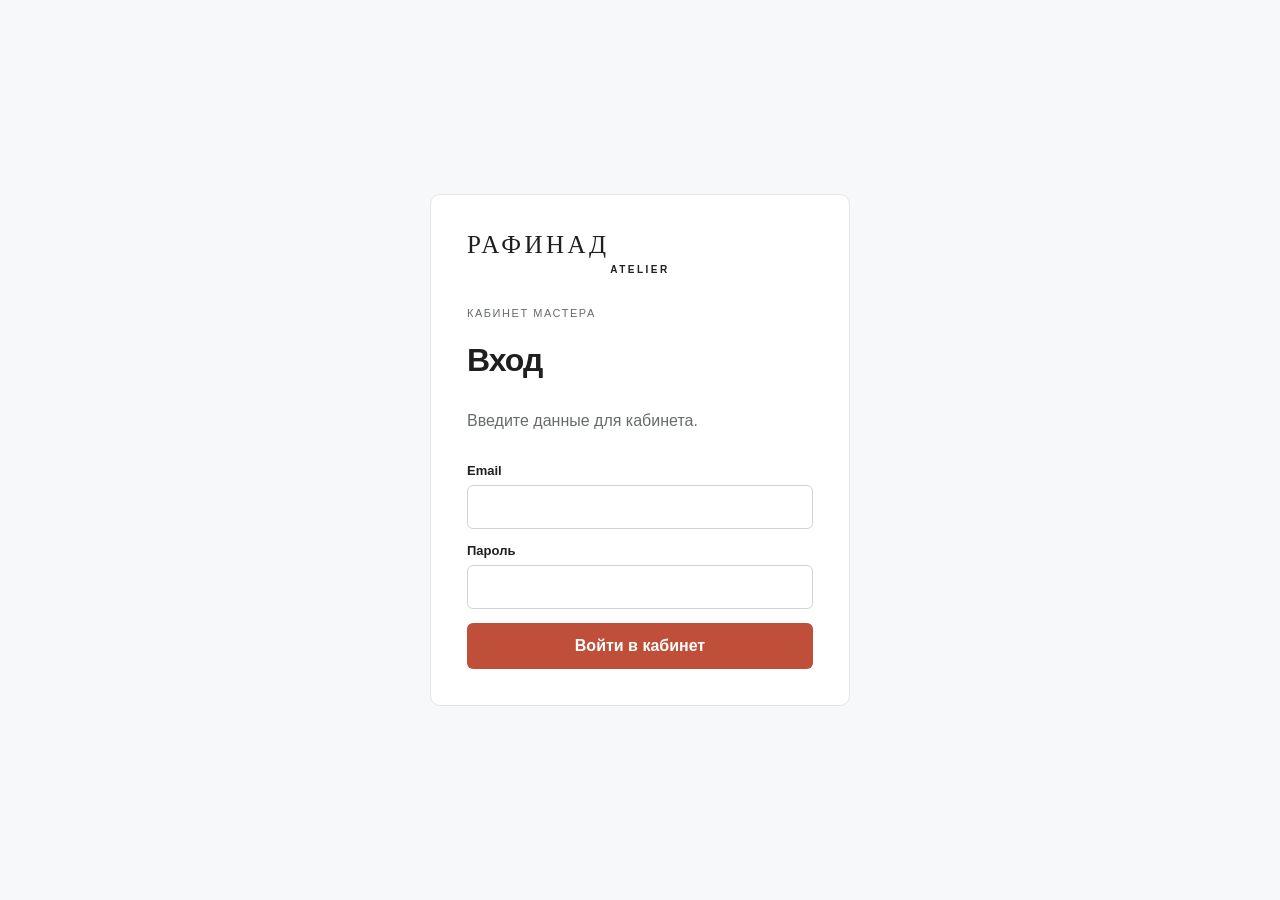
<file: atelier/index.html>
<!doctype html><html lang="ru"><head><meta charset="UTF-8"/><meta name="viewport" content="width=device-width, initial-scale=1, viewport-fit=cover"/><title>RAFINAD Atelier</title>  <script type="module" crossorigin src="/atelier/assets/index-DYS38utK.js"></script>
  <link rel="stylesheet" crossorigin href="/atelier/assets/index-CVnlzYWv.css">
</head><body><div id="root"></div></body></html>
</file>
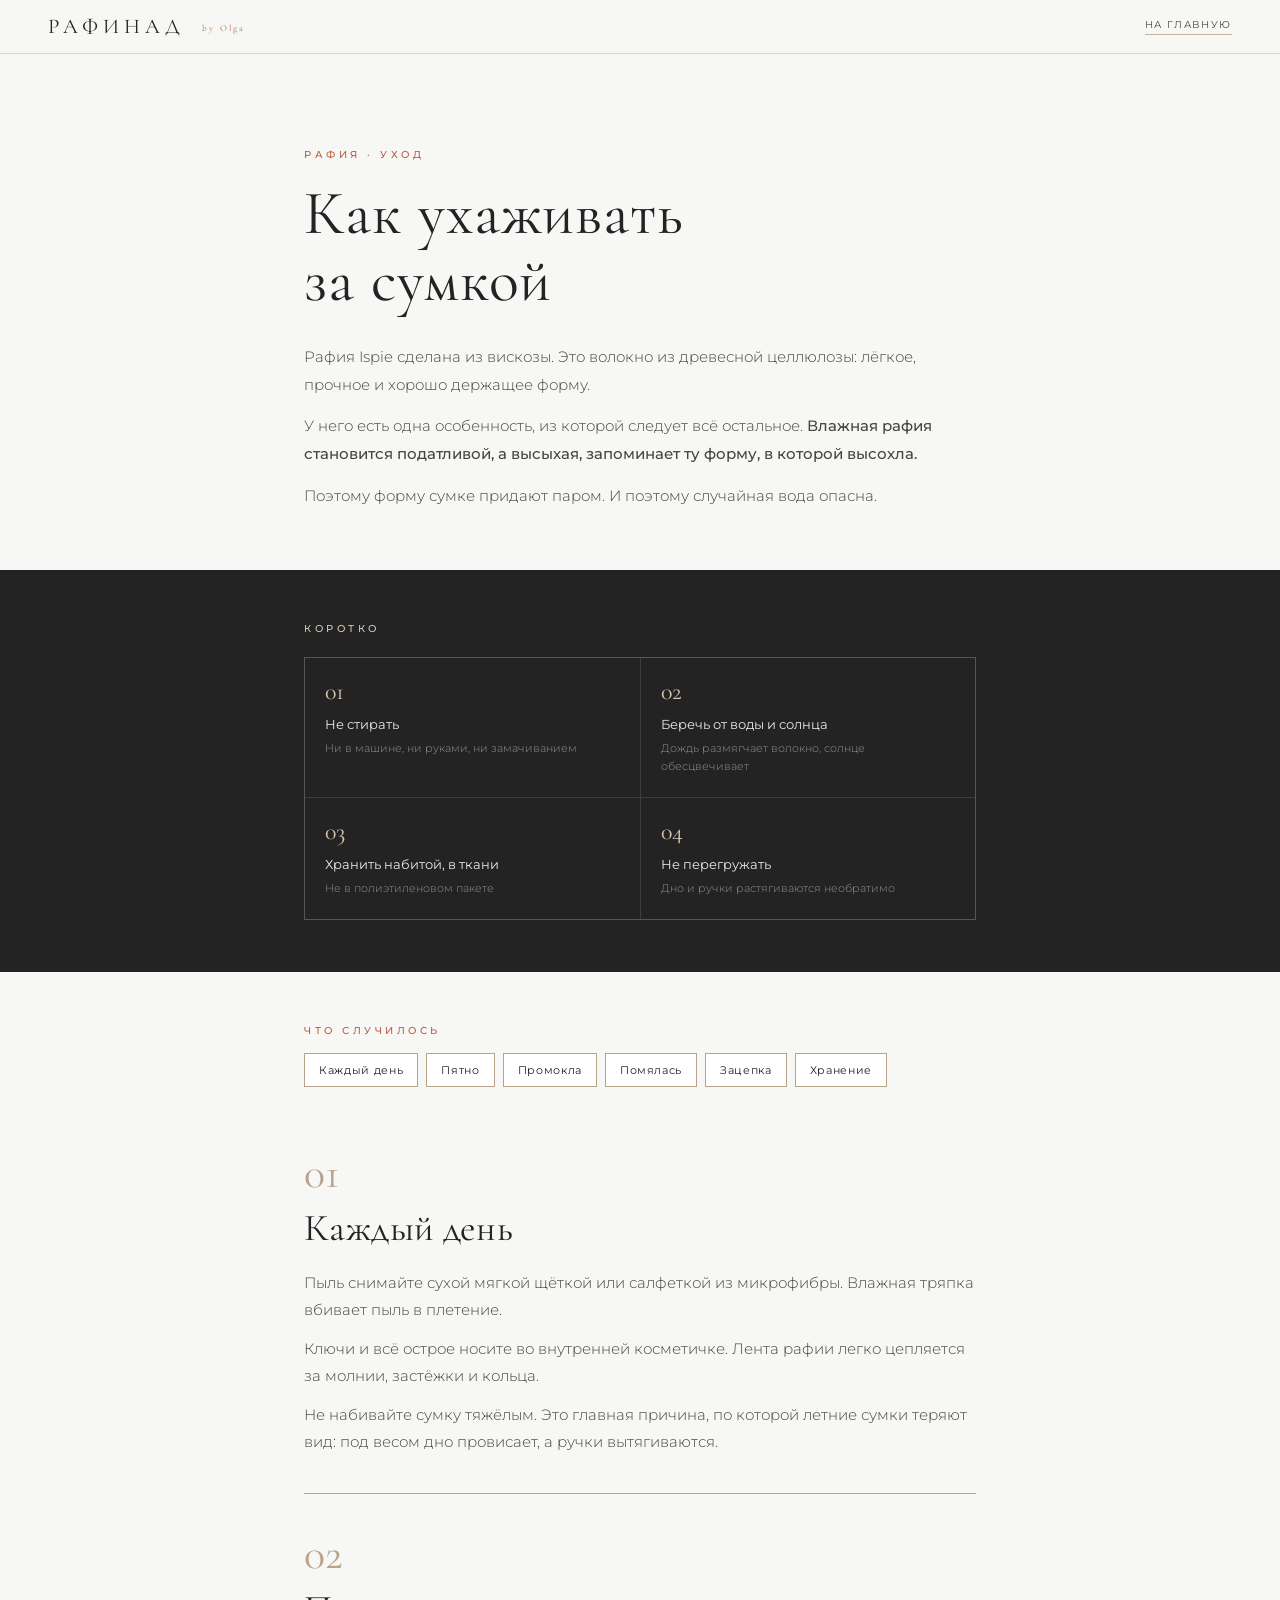
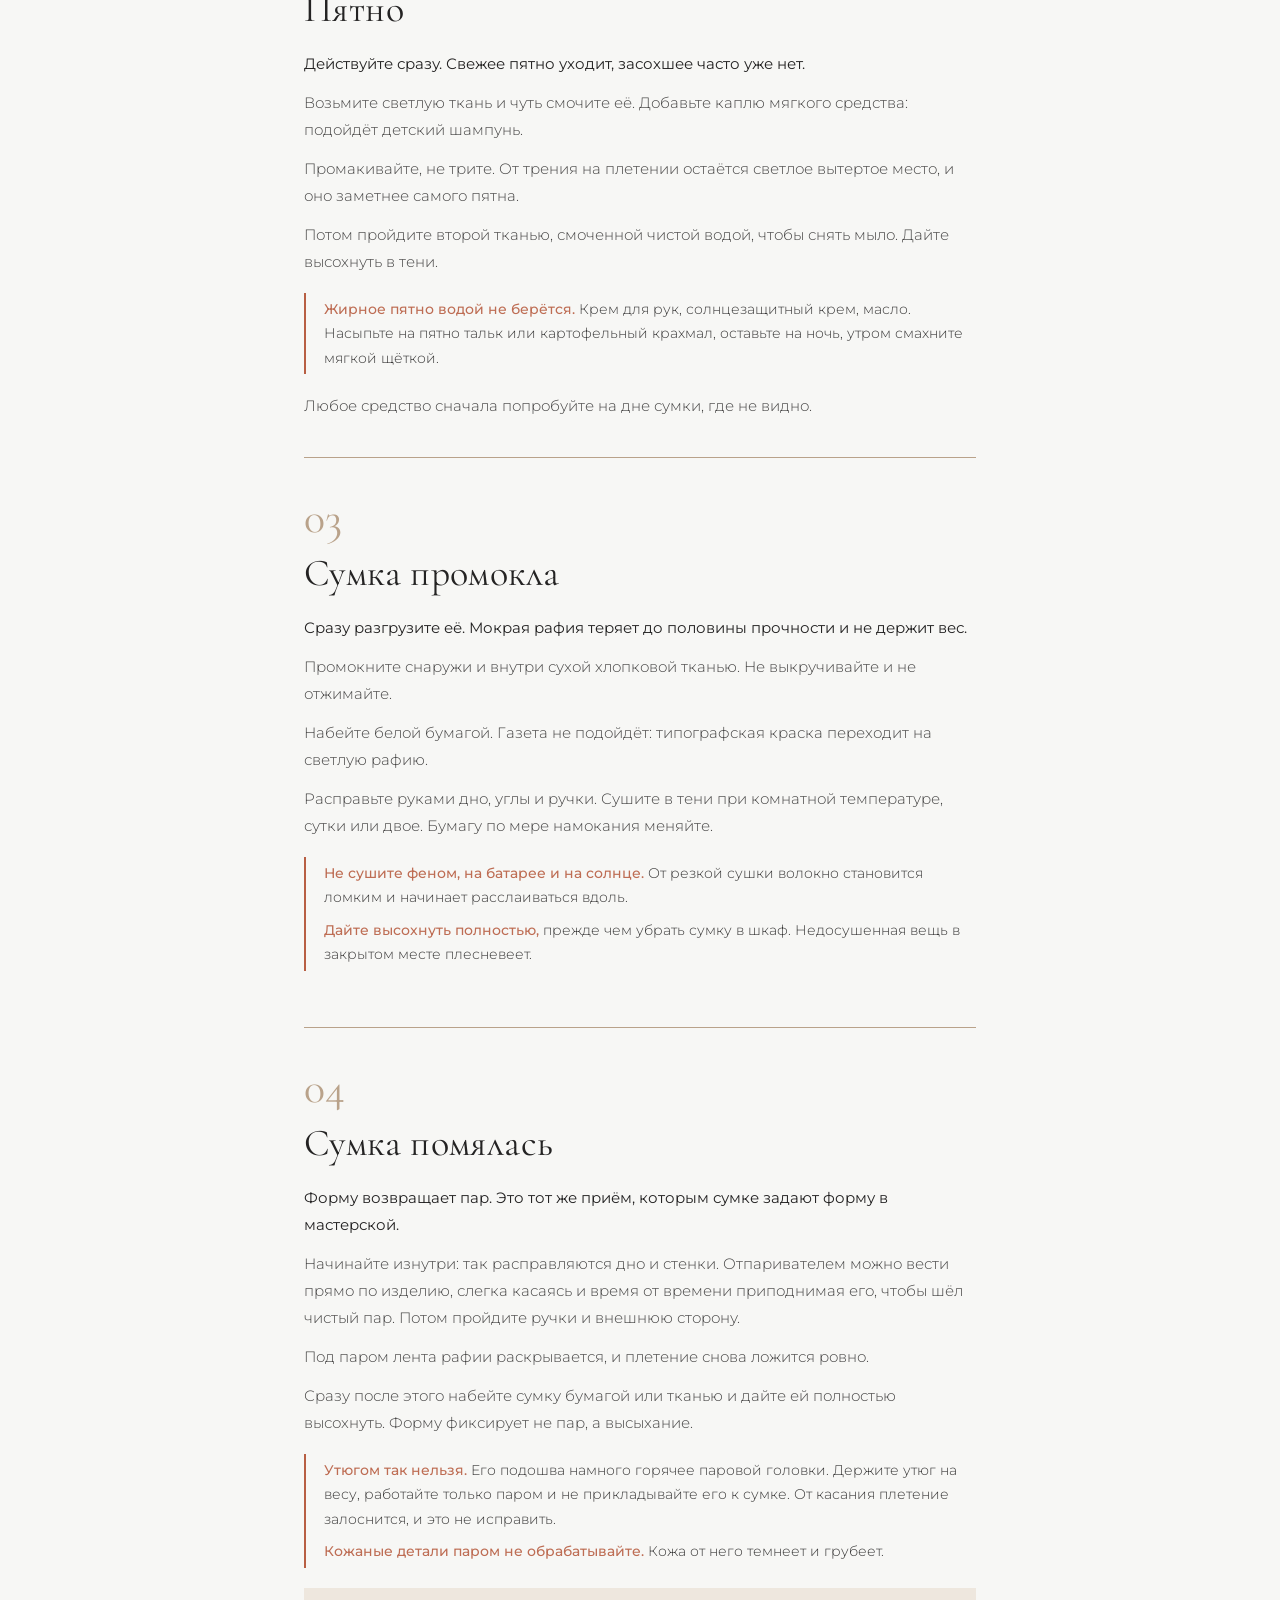
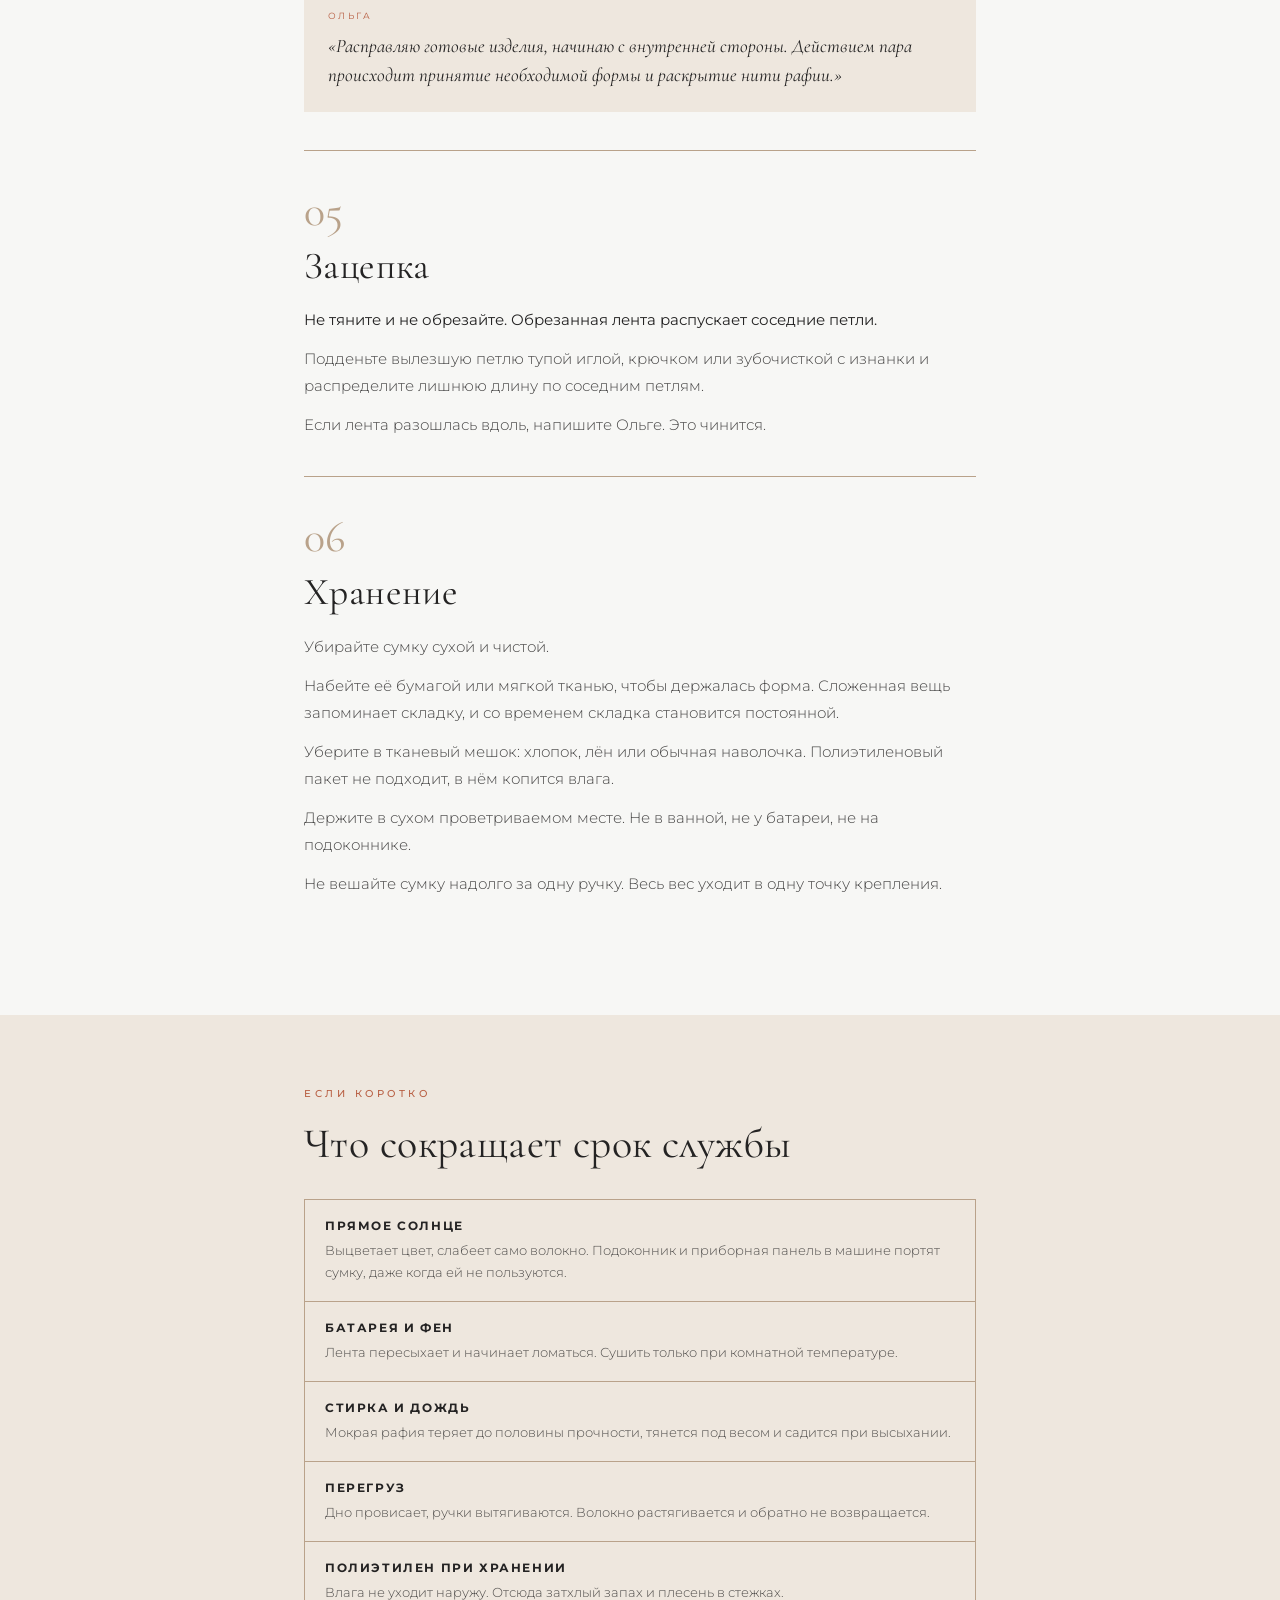
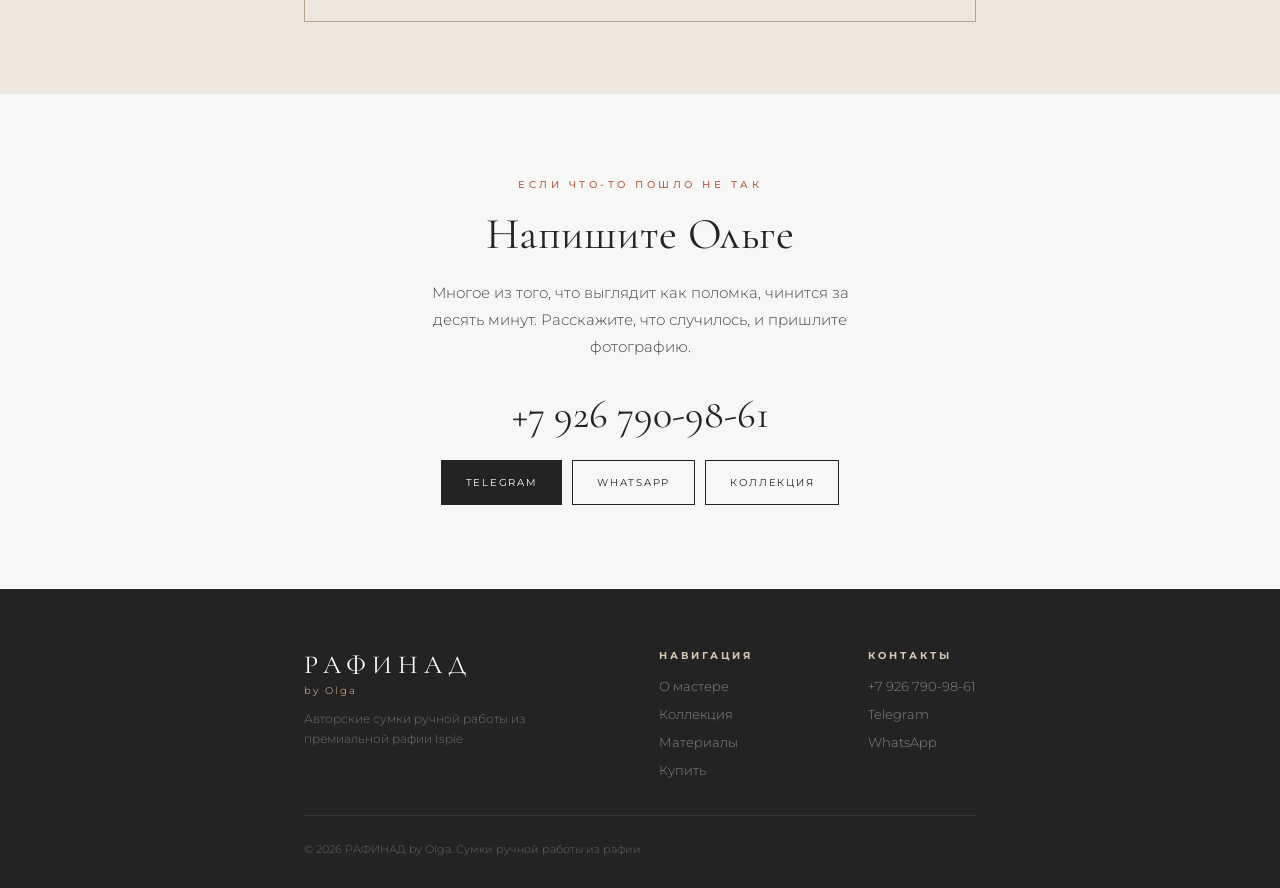
<file: care/index.html>
<!DOCTYPE html>
<html lang="ru">
<head>
  <meta charset="UTF-8">
  <meta name="viewport" content="width=device-width, initial-scale=1.0, viewport-fit=cover">
  <title>Уход за сумкой из рафии — РАФИНАД by Olga</title>
  <meta name="description" content="Как ухаживать за сумкой из рафии Ispie: чистка, пятна, форма, хранение. Короткие правила от мастера.">
  <link rel="icon" type="image/svg+xml" href="../favicon.svg">
  <link rel="preconnect" href="https://fonts.googleapis.com">
  <link rel="preconnect" href="https://fonts.gstatic.com" crossorigin>
  <link href="https://fonts.googleapis.com/css2?family=Cormorant+Garamond:wght@300;400;500;600&family=Montserrat:wght@300;400;500;600&display=swap" rel="stylesheet">
  <style>
    :root {
      --sand: #D8C7B1;
      --sand-light: #EEE7DE;
      --sand-dark: #B9A28A;
      --terracotta: #B85F43;
      --terracotta-light: #C9755B;
      --cream: #F7F7F5;
      --charcoal: #242323;
      --sage: #5F6B56;
      --gold: #B99B78;

      /* Полоса чтения. На витрине главной страницы полоса широкая, но эту
         страницу читают подряд, поэтому строка ограничена по длине: около
         70 знаков — предел, после которого глаз теряет начало следующей. */
      --read: 720px;
    }
    *, *::before, *::after { margin: 0; padding: 0; box-sizing: border-box; }
    html { scroll-behavior: smooth; }
    body {
      font-family: 'Montserrat', sans-serif;
      background: var(--cream);
      color: var(--charcoal);
      overflow-x: hidden;
      -webkit-text-size-adjust: 100%;
    }
    .serif { font-family: 'Cormorant Garamond', serif; }
    .wrap { width: 100%; max-width: var(--read); margin: 0 auto; padding: 0 24px; }

    /* NAV — упрощённый против главной: на странице-инструкции меню не нужно,
       нужен только обратный путь. Ни выпадающих списков, ни JS. */
    nav {
      position: fixed; top: 0; left: 0; right: 0; z-index: 100;
      display: flex; justify-content: space-between; align-items: center;
      gap: 16px;
      padding: 14px clamp(20px, 5vw, 48px);
      padding-top: max(14px, env(safe-area-inset-top));
      background: rgba(247,247,245,.94);
      backdrop-filter: blur(12px);
      border-bottom: 1px solid rgba(216,199,177,.72);
    }
    .nav-logo { font-family: 'Cormorant Garamond', serif; font-size: 21px; letter-spacing: 5px; color: var(--charcoal); text-decoration: none; white-space: nowrap; }
    .nav-logo span { font-size: 9px; letter-spacing: 2.2px; color: var(--terracotta); margin-left: 7px; vertical-align: middle; }
    .nav-back { font-size: 10px; letter-spacing: 1.65px; text-transform: uppercase; color: var(--charcoal); text-decoration: none; opacity: .82; border-bottom: 1px solid var(--sand-dark); padding-bottom: 3px; white-space: nowrap; }
    .nav-back:hover { color: var(--terracotta); border-color: var(--terracotta); opacity: 1; }

    /* HEAD */
    .page-head { padding: clamp(104px, 17vw, 148px) 0 clamp(40px, 7vw, 60px); }
    .tag { font-size: 10px; letter-spacing: 3.5px; text-transform: uppercase; color: var(--terracotta); font-weight: 500; }
    .page-head .tag { margin-bottom: 20px; }
    .page-head h1 { font-family: 'Cormorant Garamond', serif; font-size: clamp(40px, 8vw, 62px); font-weight: 400; letter-spacing: .015em; line-height: 1.08; margin-bottom: 28px; }
    .lede p { font-size: 15px; font-weight: 300; line-height: 1.85; opacity: .84; margin-bottom: 14px; }
    .lede p:last-child { margin-bottom: 0; }
    .lede strong { font-weight: 500; opacity: 1; }

    /* ПАМЯТКА — четыре правила, ради которых страницу и открывают */
    .rules { background: var(--charcoal); color: white; padding: clamp(36px, 7vw, 52px) 0; }
    .rules .tag { color: var(--sand); margin-bottom: 22px; }
    .rules-grid { display: grid; grid-template-columns: repeat(2, minmax(0, 1fr)); gap: 1px; background: rgba(255,255,255,.12); border: 1px solid rgba(255,255,255,.12); }
    .rule { background: var(--charcoal); padding: 22px 20px; }
    .rule-num { font-family: 'Cormorant Garamond', serif; font-size: 24px; color: var(--sand); line-height: 1; margin-bottom: 10px; display: block; }
    .rule p { font-size: 13px; font-weight: 400; line-height: 1.6; color: rgba(255,255,255,.9); }
    .rule small { display: block; margin-top: 6px; font-size: 11px; font-weight: 300; line-height: 1.55; color: rgba(255,255,255,.5); }

    /* ЯКОРНЫЕ ЧИПЫ — навигация по ситуациям, а не по темам: человек открывает
       страницу с конкретной бедой в руках и ищет её название. */
    .jump { padding: clamp(36px, 7vw, 52px) 0 0; }
    .jump .tag { margin-bottom: 16px; }
    .chips { display: flex; flex-wrap: wrap; gap: 8px; }
    .chip { font-size: 11px; letter-spacing: .06em; color: var(--charcoal); text-decoration: none; padding: 9px 14px; border: 1px solid var(--sand-dark); background: white; transition: background .2s, color .2s, border-color .2s; }
    .chip:hover { background: var(--terracotta); border-color: var(--terracotta); color: white; }

    /* КАРТОЧКИ */
    .steps { padding: clamp(32px, 6vw, 44px) 0 clamp(56px, 9vw, 80px); }
    .step { scroll-margin-top: 78px; padding: clamp(28px, 5vw, 38px) 0; border-top: 1px solid var(--sand-dark); }
    .step:first-child { border-top: 0; padding-top: clamp(12px, 3vw, 20px); }
    .step-num { font-family: 'Cormorant Garamond', serif; font-size: 44px; color: var(--sand-dark); line-height: 1; margin-bottom: 12px; }
    .step h2 { font-family: 'Cormorant Garamond', serif; font-size: clamp(28px, 5.4vw, 38px); font-weight: 400; letter-spacing: .01em; line-height: 1.15; margin-bottom: 18px; }
    .step p { font-size: 15px; font-weight: 300; line-height: 1.8; opacity: .84; margin-bottom: 12px; }
    .step p:last-child { margin-bottom: 0; }
    .step p.lead-line { font-weight: 400; opacity: 1; }

    /* Врезка внутри карточки: то, что портит вещь необратимо */
    .warn { border-left: 2px solid var(--terracotta); padding: 4px 0 4px 18px; margin: 18px 0; }
    .warn p { font-size: 14px; line-height: 1.75; opacity: .9; margin-bottom: 8px; }
    .warn p:last-child { margin-bottom: 0; }
    .warn b { font-weight: 500; color: var(--terracotta); }

    /* Реплика мастера */
    .master { background: var(--sand-light); padding: 22px 24px; margin: 20px 0 0; }
    .master-label { font-size: 9px; letter-spacing: 2.4px; text-transform: uppercase; color: var(--terracotta); margin-bottom: 10px; }
    .master p { font-family: 'Cormorant Garamond', serif; font-size: 19px; font-weight: 400; font-style: italic; line-height: 1.55; opacity: 1; margin: 0; }

    /* ЧЕГО НЕ ДЕЛАТЬ */
    .avoid { background: var(--sand-light); padding: clamp(48px, 8vw, 72px) 0; }
    .avoid .tag { margin-bottom: 18px; }
    .avoid h2 { font-family: 'Cormorant Garamond', serif; font-size: clamp(30px, 5.6vw, 42px); font-weight: 400; letter-spacing: .01em; margin-bottom: 30px; }
    .avoid-list { display: grid; gap: 1px; background: var(--sand-dark); border: 1px solid var(--sand-dark); }
    .avoid-item { background: var(--sand-light); padding: 18px 20px; }
    .avoid-item h3 { font-size: 12px; letter-spacing: 1.6px; text-transform: uppercase; margin-bottom: 6px; }
    .avoid-item p { font-size: 13px; font-weight: 300; line-height: 1.7; opacity: .78; }

    /* ФИНАЛ */
    .help { padding: clamp(56px, 9vw, 84px) 0; text-align: center; }
    .help .tag { margin-bottom: 16px; }
    .help h2 { font-family: 'Cormorant Garamond', serif; font-size: clamp(30px, 5.6vw, 44px); font-weight: 400; letter-spacing: .01em; margin-bottom: 18px; }
    .help p { font-size: 15px; font-weight: 300; line-height: 1.8; opacity: .84; margin: 0 auto 30px; max-width: 460px; }
    .help-phone { display: inline-block; font-family: 'Cormorant Garamond', serif; font-size: clamp(28px, 6vw, 40px); font-weight: 400; color: var(--charcoal); text-decoration: none; margin-bottom: 22px; }
    .help-phone:hover { color: var(--terracotta); }
    .help-actions { display: flex; gap: 10px; justify-content: center; flex-wrap: wrap; }
    .help-btn { display: inline-block; font-size: 10px; letter-spacing: 1.7px; text-transform: uppercase; text-decoration: none; padding: 15px 24px; border: 1px solid var(--charcoal); color: var(--charcoal); transition: background .2s, color .2s, border-color .2s; }
    .help-btn:hover { background: var(--charcoal); color: white; }
    .help-btn.filled { background: var(--charcoal); color: white; }
    .help-btn.filled:hover { background: var(--terracotta); border-color: var(--terracotta); }

    /* FOOTER */
    footer { background: var(--charcoal); color: white; padding: clamp(44px, 7vw, 60px) 0 32px; }
    .footer-top { display: flex; justify-content: space-between; align-items: flex-start; gap: 36px; flex-wrap: wrap; padding-bottom: 36px; border-bottom: 1px solid rgba(255,255,255,.08); }
    .footer-logo { font-family: 'Cormorant Garamond', serif; font-size: 26px; letter-spacing: 6px; }
    .footer-logo span { display: block; margin-top: 4px; font-family: 'Montserrat', sans-serif; font-size: 10px; letter-spacing: 2px; color: var(--gold); }
    .footer-tagline { font-size: 12px; opacity: .35; margin-top: 12px; font-weight: 300; max-width: 240px; line-height: 1.6; }
    .footer-links h4 { font-size: 10px; letter-spacing: 3px; text-transform: uppercase; color: var(--sand); margin-bottom: 14px; }
    .footer-links ul { list-style: none; display: flex; flex-direction: column; gap: 9px; }
    .footer-links a { font-size: 13px; color: rgba(255,255,255,.45); text-decoration: none; font-weight: 300; }
    .footer-links a:hover { color: var(--sand); }
    .footer-copy { font-size: 11px; opacity: .3; font-weight: 300; padding-top: 26px; }

    @media (max-width: 560px) {
      .rules-grid { grid-template-columns: 1fr; }
      .chips { gap: 7px; }
      .chip { padding: 10px 13px; }
      .step-num { font-size: 36px; }
      .help-actions { flex-direction: column; }
      .help-btn { width: 100%; }
    }
  </style>
</head>
<body>

<nav>
  <a href="../" class="nav-logo serif">РАФИНАД <span>by Olga</span></a>
  <a href="../" class="nav-back">На главную</a>
</nav>

<header class="page-head">
  <div class="wrap">
    <div class="tag">Рафия · уход</div>
    <h1 class="serif">Как ухаживать<br>за сумкой</h1>
    <div class="lede">
      <p>Рафия Ispie сделана из вискозы. Это волокно из древесной целлюлозы: лёгкое, прочное и хорошо держащее форму.</p>
      <p>У него есть одна особенность, из которой следует всё остальное. <strong>Влажная рафия становится податливой, а высыхая, запоминает ту форму, в которой высохла.</strong></p>
      <p>Поэтому форму сумке придают паром. И поэтому случайная вода опасна.</p>
    </div>
  </div>
</header>

<section class="rules">
  <div class="wrap">
    <div class="tag">Коротко</div>
    <div class="rules-grid">
      <div class="rule">
        <span class="rule-num serif">01</span>
        <p>Не стирать</p>
        <small>Ни в машине, ни руками, ни замачиванием</small>
      </div>
      <div class="rule">
        <span class="rule-num serif">02</span>
        <p>Беречь от воды и солнца</p>
        <small>Дождь размягчает волокно, солнце обесцвечивает</small>
      </div>
      <div class="rule">
        <span class="rule-num serif">03</span>
        <p>Хранить набитой, в ткани</p>
        <small>Не в полиэтиленовом пакете</small>
      </div>
      <div class="rule">
        <span class="rule-num serif">04</span>
        <p>Не перегружать</p>
        <small>Дно и ручки растягиваются необратимо</small>
      </div>
    </div>
  </div>
</section>

<section class="jump">
  <div class="wrap">
    <div class="tag">Что случилось</div>
    <div class="chips">
      <a class="chip" href="#everyday">Каждый день</a>
      <a class="chip" href="#stain">Пятно</a>
      <a class="chip" href="#wet">Промокла</a>
      <a class="chip" href="#shape">Помялась</a>
      <a class="chip" href="#snag">Зацепка</a>
      <a class="chip" href="#storage">Хранение</a>
    </div>
  </div>
</section>

<div class="steps">
  <div class="wrap">

    <article class="step" id="everyday">
      <div class="step-num serif">01</div>
      <h2 class="serif">Каждый день</h2>
      <p>Пыль снимайте сухой мягкой щёткой или салфеткой из микрофибры. Влажная тряпка вбивает пыль в плетение.</p>
      <p>Ключи и всё острое носите во внутренней косметичке. Лента рафии легко цепляется за молнии, застёжки и кольца.</p>
      <p>Не набивайте сумку тяжёлым. Это главная причина, по которой летние сумки теряют вид: под весом дно провисает, а ручки вытягиваются.</p>
    </article>

    <article class="step" id="stain">
      <div class="step-num serif">02</div>
      <h2 class="serif">Пятно</h2>
      <p class="lead-line">Действуйте сразу. Свежее пятно уходит, засохшее часто уже нет.</p>
      <p>Возьмите светлую ткань и чуть смочите её. Добавьте каплю мягкого средства: подойдёт детский шампунь.</p>
      <p>Промакивайте, не трите. От трения на плетении остаётся светлое вытертое место, и оно заметнее самого пятна.</p>
      <p>Потом пройдите второй тканью, смоченной чистой водой, чтобы снять мыло. Дайте высохнуть в тени.</p>
      <div class="warn">
        <p><b>Жирное пятно водой не берётся.</b> Крем для рук, солнцезащитный крем, масло. Насыпьте на пятно тальк или картофельный крахмал, оставьте на ночь, утром смахните мягкой щёткой.</p>
      </div>
      <p>Любое средство сначала попробуйте на дне сумки, где не видно.</p>
    </article>

    <article class="step" id="wet">
      <div class="step-num serif">03</div>
      <h2 class="serif">Сумка промокла</h2>
      <p class="lead-line">Сразу разгрузите её. Мокрая рафия теряет до половины прочности и не держит вес.</p>
      <p>Промокните снаружи и внутри сухой хлопковой тканью. Не выкручивайте и не отжимайте.</p>
      <p>Набейте белой бумагой. Газета не подойдёт: типографская краска переходит на светлую рафию.</p>
      <p>Расправьте руками дно, углы и ручки. Сушите в тени при комнатной температуре, сутки или двое. Бумагу по мере намокания меняйте.</p>
      <div class="warn">
        <p><b>Не сушите феном, на батарее и на солнце.</b> От резкой сушки волокно становится ломким и начинает расслаиваться вдоль.</p>
        <p><b>Дайте высохнуть полностью,</b> прежде чем убрать сумку в шкаф. Недосушенная вещь в закрытом месте плесневеет.</p>
      </div>
    </article>

    <article class="step" id="shape">
      <div class="step-num serif">04</div>
      <h2 class="serif">Сумка помялась</h2>
      <p class="lead-line">Форму возвращает пар. Это тот же приём, которым сумке задают форму в мастерской.</p>
      <p>Начинайте изнутри: так расправляются дно и стенки. Отпаривателем можно вести прямо по изделию, слегка касаясь и время от времени приподнимая его, чтобы шёл чистый пар. Потом пройдите ручки и внешнюю сторону.</p>
      <p>Под паром лента рафии раскрывается, и плетение снова ложится ровно.</p>
      <p>Сразу после этого набейте сумку бумагой или тканью и дайте ей полностью высохнуть. Форму фиксирует не пар, а высыхание.</p>
      <div class="warn">
        <p><b>Утюгом так нельзя.</b> Его подошва намного горячее паровой головки. Держите утюг на весу, работайте только паром и не прикладывайте его к сумке. От касания плетение залоснится, и это не исправить.</p>
        <p><b>Кожаные детали паром не обрабатывайте.</b> Кожа от него темнеет и грубеет.</p>
      </div>
      <div class="master">
        <div class="master-label">Ольга</div>
        <p>«Расправляю готовые изделия, начинаю с внутренней стороны. Действием пара происходит принятие необходимой формы и раскрытие нити рафии.»</p>
      </div>
    </article>

    <article class="step" id="snag">
      <div class="step-num serif">05</div>
      <h2 class="serif">Зацепка</h2>
      <p class="lead-line">Не тяните и не обрезайте. Обрезанная лента распускает соседние петли.</p>
      <p>Подденьте вылезшую петлю тупой иглой, крючком или зубочисткой с изнанки и распределите лишнюю длину по соседним петлям.</p>
      <p>Если лента разошлась вдоль, напишите Ольге. Это чинится.</p>
    </article>

    <article class="step" id="storage">
      <div class="step-num serif">06</div>
      <h2 class="serif">Хранение</h2>
      <p>Убирайте сумку сухой и чистой.</p>
      <p>Набейте её бумагой или мягкой тканью, чтобы держалась форма. Сложенная вещь запоминает складку, и со временем складка становится постоянной.</p>
      <p>Уберите в тканевый мешок: хлопок, лён или обычная наволочка. Полиэтиленовый пакет не подходит, в нём копится влага.</p>
      <p>Держите в сухом проветриваемом месте. Не в ванной, не у батареи, не на подоконнике.</p>
      <p>Не вешайте сумку надолго за одну ручку. Весь вес уходит в одну точку крепления.</p>
    </article>

  </div>
</div>

<section class="avoid">
  <div class="wrap">
    <div class="tag">Если коротко</div>
    <h2 class="serif">Что сокращает срок службы</h2>
    <div class="avoid-list">
      <div class="avoid-item">
        <h3>Прямое солнце</h3>
        <p>Выцветает цвет, слабеет само волокно. Подоконник и приборная панель в машине портят сумку, даже когда ей не пользуются.</p>
      </div>
      <div class="avoid-item">
        <h3>Батарея и фен</h3>
        <p>Лента пересыхает и начинает ломаться. Сушить только при комнатной температуре.</p>
      </div>
      <div class="avoid-item">
        <h3>Стирка и дождь</h3>
        <p>Мокрая рафия теряет до половины прочности, тянется под весом и садится при высыхании.</p>
      </div>
      <div class="avoid-item">
        <h3>Перегруз</h3>
        <p>Дно провисает, ручки вытягиваются. Волокно растягивается и обратно не возвращается.</p>
      </div>
      <div class="avoid-item">
        <h3>Полиэтилен при хранении</h3>
        <p>Влага не уходит наружу. Отсюда затхлый запах и плесень в стежках.</p>
      </div>
    </div>
  </div>
</section>

<section class="help">
  <div class="wrap">
    <div class="tag">Если что-то пошло не так</div>
    <h2 class="serif">Напишите Ольге</h2>
    <p>Многое из того, что выглядит как поломка, чинится за десять минут. Расскажите, что случилось, и пришлите фотографию.</p>
    <a class="help-phone serif" href="tel:+79267909861">+7 926 790-98-61</a>
    <div class="help-actions">
      <a class="help-btn filled" href="https://t.me/+79267909861" target="_blank" rel="noopener">Telegram</a>
      <a class="help-btn" href="https://wa.me/79267909861" target="_blank" rel="noopener">WhatsApp</a>
      <a class="help-btn" href="../#gallery">Коллекция</a>
    </div>
  </div>
</section>

<footer>
  <div class="wrap">
    <div class="footer-top">
      <div>
        <div class="footer-logo serif">РАФИНАД <span>by Olga</span></div>
        <p class="footer-tagline">Авторские сумки ручной работы из премиальной рафии Ispie</p>
      </div>
      <div class="footer-links">
        <h4>Навигация</h4>
        <ul>
          <li><a href="../#about">О мастере</a></li>
          <li><a href="../#gallery">Коллекция</a></li>
          <li><a href="../#materials">Материалы</a></li>
          <li><a href="../#buy">Купить</a></li>
        </ul>
      </div>
      <div class="footer-links">
        <h4>Контакты</h4>
        <ul>
          <li><a href="tel:+79267909861">+7 926 790-98-61</a></li>
          <li><a href="https://t.me/+79267909861" target="_blank" rel="noopener">Telegram</a></li>
          <li><a href="https://wa.me/79267909861" target="_blank" rel="noopener">WhatsApp</a></li>
        </ul>
      </div>
    </div>
    <div class="footer-copy">© 2026 РАФИНАД by Olga. Сумки ручной работы из рафии.</div>
  </div>
</footer>

</body>
</html>
</file>
<file: assets/raffia/colors-showcase.css>
/* Блок встаёт на ту же полосу, что витрина сумок: иначе левые края
   соседних секций расходятся на три десятка пикселей и это заметно. */
.raffia-colors {
  padding: clamp(72px, 10vw, 136px) var(--edge, clamp(24px, 7vw, 80px));
  background: #e8dcc8;
}

.raffia-colors__layout {
  display: grid;
  grid-template-columns: minmax(280px, 1fr) minmax(0, 1.55fr);
  gap: clamp(32px, 7vw, 104px);
  align-items: end;
}

/* Заголовок раньше рос вместе с экраном, а колонка под ним — нет, и на
   широком мониторе «Сумка в вашем оттенке» разваливалась на три строки. */
.raffia-colors__copy { max-width: 460px; }
.raffia-colors__copy h2 {
  margin: 0 0 24px;
  font-family: 'Cormorant Garamond', serif;
  font-size: clamp(38px, 3.4vw, 54px);
  font-weight: 300;
  line-height: 0.98;
  letter-spacing: 0.01em;
  text-wrap: balance;
}
.raffia-colors__copy p {
  margin: 0 0 30px;
  max-width: 34ch;
  color: rgba(45, 45, 45, 0.82);
  font-size: 14px;
  line-height: 1.8;
}
/* Лента мотков: один ряд, листается стрелками на десктопе и свайпом на
   телефоне. Раз это фотографии, их листают, а не давят стеной. */
.raffia-colors__ribbon-wrap { position: relative; min-width: 0; }
.raffia-colors__ribbon {
  display: flex;
  gap: 14px;
  overflow-x: auto;
  scroll-snap-type: x mandatory;
  scrollbar-width: none;
  padding-bottom: 6px;
}
.raffia-colors__ribbon::-webkit-scrollbar { display: none; }
.raffia-color-card {
  flex: 0 0 220px;
  min-width: 0;
  scroll-snap-align: start;
  background: #faf6f1;
  border-radius: 4px;
  overflow: hidden;
}
.raffia-color-card__photo {
  display: block;
  width: 100%;
  padding: 0;
  border: 0;
  background: #d4b896;
  cursor: zoom-in;
}
.raffia-color-card__photo img {
  display: block;
  width: 100%;
  aspect-ratio: 4 / 3;
  object-fit: cover;
}
.raffia-color-card__body { padding: 12px 13px 14px; }
.raffia-color-card h3 {
  margin: 0;
  color: #2d2d2d;
  font-size: 13px;
  font-weight: 500;
  letter-spacing: 0.01em;
  line-height: 1.3;
}
.raffia-color-card__pick {
  margin-top: 8px;
  padding: 0;
  border: 0;
  background: transparent;
  color: #c4704b;
  font: inherit;
  font-size: 10px;
  letter-spacing: 0.09em;
  text-transform: uppercase;
  cursor: pointer;
}
.raffia-color-card__pick:hover { color: #2d2d2d; }
.raffia-colors__arrow {
  position: absolute;
  top: calc(50% - 34px);
  width: 44px;
  height: 44px;
  border: 0;
  border-radius: 50%;
  background: #fff;
  color: #2d2d2d;
  font-size: 22px;
  line-height: 1;
  cursor: pointer;
  box-shadow: 0 4px 14px rgba(0, 0, 0, 0.15);
  display: grid;
  place-items: center;
  z-index: 2;
}
.raffia-colors__arrow--prev { left: -14px; }
.raffia-colors__arrow--next { right: -14px; }
.raffia-colors__arrow:focus-visible { outline: 3px solid #2d2d2d; outline-offset: 2px; }
.raffia-colors__note {
  max-width: 1300px;
  margin: 26px auto 0;
  color: rgba(45, 45, 45, 0.7);
  font-size: 11px;
  line-height: 1.6;
}

@media (max-width: 900px) {
  .raffia-colors__layout { grid-template-columns: 1fr; }
  .raffia-colors__copy { max-width: 520px; }
}
@media (max-width: 640px) {
  .raffia-colors { padding-inline: 20px; }
  .raffia-color-card { flex-basis: 74%; }
  .raffia-color-card__body { padding: 11px; }
  .raffia-colors__arrow { display: none; }
}
</file>
<file: assets/catalog/catalog.css>
/* Витрина собирается из кабинета мастера.
   Раскладку низа карточки задаёт сам сайт — здесь только то, чего в нём
   не было: цена, оттенки статуса, заглушка кадра и видимый фокус. */

.bag-slide--empty {
  display: grid;
  place-items: center;
  min-height: 100%;
  padding: 24px;
  background: #f1ece5;
  font-family: 'Montserrat', sans-serif;
  font-size: 11px;
  letter-spacing: 0.06em;
  color: #8d857a;
  text-align: center;
}

.bag-price {
  font-family: 'Cormorant Garamond', serif;
  font-size: 21px;
  color: var(--charcoal);
  font-variant-numeric: tabular-nums;
  white-space: nowrap;
}

/* Наличие остаётся набранным текстом, как на всей странице. Различает
   статусы только цвет: рамки и плашки утяжелили бы типографику. */
.bag-availability--available { color: var(--sage); }
.bag-availability--made { color: var(--terracotta); }
.bag-availability--sold { color: var(--sand-dark); }

.bag-inquiry:focus-visible,
.bag-arrow:focus-visible,
.bag-dot:focus-visible { outline: 2px solid var(--charcoal); outline-offset: 3px; }

@media (max-width: 560px) {
  .bag-price { font-size: 19px; }
}

@media (prefers-reduced-motion: reduce) {
  .bag-slides { transition: none !important; }
}
</file>
<file: assets/catalog/reserve.css>
/* Reserve catalogue: same brand and whole-frame photos, no cloud requests. */
#reserve-catalog { --rc-muted: #645d54; color: var(--charcoal); }
#reserve-catalog [hidden] { display: none !important; }
.rc-browse { scroll-margin-top: 76px; }
#reserve-catalog button, #reserve-catalog a { -webkit-tap-highlight-color: transparent; }
#reserve-catalog button { font: inherit; cursor: pointer; color: inherit; }
#reserve-catalog button:focus-visible, #reserve-catalog a:focus-visible { outline: 2px solid var(--charcoal); outline-offset: 4px; }
.rc-filters { display: grid; grid-template-columns: repeat(4, minmax(0, 1fr)); gap: 8px; position: sticky; top: 64px; z-index: 5; background: var(--cream, #faf8f5); padding: 12px 0; border-bottom: 1px solid #d7cabc; }
.rc-filters button { min-height: 44px; border: 1px solid #c4b6a6; border-radius: 24px; background: transparent; padding: 8px; font-size: 13px !important; }
.rc-filters button[aria-pressed="true"] { background: var(--charcoal); color: #fff !important; border-color: var(--charcoal); }
.rc-toolbar { display: flex; justify-content: space-between; align-items: center; gap: 8px; margin: 12px 0 20px; color: var(--rc-muted); font-size: 13px; }
.rc-views { display: flex; gap: 4px; }
.rc-views button { min-height: 44px; padding: 8px; border: 0; border-bottom: 2px solid transparent; background: transparent; }
.rc-views button[aria-pressed="true"] { border-bottom-color: var(--terracotta); }
.rc-grid { display: grid; grid-template-columns: repeat(4, minmax(0, 1fr)); gap: 32px 22px; }
.rc-grid.rc-large { grid-template-columns: repeat(2, minmax(0, 1fr)); }
.rc-card { min-width: 0; }
.rc-card-link { display: block; color: inherit; text-decoration: none; }
.rc-photo { position: relative; aspect-ratio: 1; background: #ece7df; }
.rc-photo img { width: 100%; height: 100%; object-fit: contain; display: block; }
.rc-photo-count { position: absolute; right: 6px; bottom: 6px; padding: 2px 5px; background: #faf8f5; color: #51483e; font-size: 11px; }
.rc-kind { margin: 12px 0 5px; color: var(--rc-muted); font-size: 12px; }
.rc-card h3 { font-size: 27px; font-weight: 500; line-height: 1.1; margin: 0 0 12px; overflow-wrap: anywhere; }
.rc-price { font-size: 14px; margin: 0 0 7px; font-variant-numeric: tabular-nums; }
.rc-dimensions, .rc-availability { font-size: 12px; line-height: 1.5; color: var(--rc-muted); margin: 5px 0; }
.rc-more { display: block; margin: 36px auto 0; min-height: 48px; padding: 12px 24px; border: 1px solid var(--charcoal); background: transparent; }
.rc-detail { scroll-margin-top: 82px; }
.rc-back { min-height: 44px; border: 0; border-bottom: 1px solid #c4b6a6; background: transparent; margin: 0 0 24px; padding: 8px 0; }
.rc-detail-layout { display: grid; grid-template-columns: minmax(0, 1.3fr) minmax(0, 1fr); gap: 40px; }
.rc-hero { display: block; padding: 0; width: 100%; border: 0; background: #ece7df; aspect-ratio: 1; cursor: zoom-in !important; }
.rc-hero img { display: block; width: 100%; height: 100%; object-fit: contain; }
.rc-thumbs { display: flex; gap: 8px; flex-wrap: wrap; margin-top: 12px; }
.rc-thumbs button { width: 64px; height: 64px; padding: 3px; border: 1px solid #c4b6a6; background: transparent; }
.rc-thumbs button[aria-pressed="true"] { border: 2px solid var(--charcoal); padding: 2px; }
.rc-thumbs img { width: 100%; height: 100%; object-fit: contain; }
.rc-info h3 { font-size: 44px; line-height: 1.08; font-weight: 500; margin: 10px 0 20px; overflow-wrap: anywhere; }
.rc-info p { font-size: 15px; line-height: 1.6; margin-bottom: 12px; }
.rc-info .rc-detail-price { font-size: 23px; }
.rc-contact { margin-top: 24px; padding-top: 18px; border-top: 1px solid #d7cabc; }
.rc-contact a { display: inline-flex; min-height: 44px; align-items: center; margin-right: 16px; color: #864229; text-decoration: underline; text-underline-offset: 4px; font-size: 14px; }
.rc-pair { display: flex; gap: 14px; align-items: center; margin-top: 28px; padding-top: 18px; border-top: 1px solid #d7cabc; color: inherit; text-decoration: none; }
.rc-pair img { width: 80px; height: 80px; object-fit: contain; background: #ece7df; }
.rc-pair small, .rc-pair strong { display: block; }
.rc-pair small { color: var(--rc-muted); font-size: 12px; margin-bottom: 6px; }
.rc-pair strong { font-weight: 500; }
.reserve-contact-note { max-width: 600px; margin-top: 28px; color: #645d54; font-size: 15px; line-height: 1.7; }
@media(max-width: 1000px) { .rc-grid { grid-template-columns: repeat(3, minmax(0, 1fr)); } }
@media(max-width: 700px) {
  .rc-filters { grid-template-columns: repeat(2, minmax(0, 1fr)); top: 60px; }
  .rc-grid { grid-template-columns: repeat(2, minmax(0, 1fr)); gap: 28px 12px; }
  .rc-grid.rc-large { grid-template-columns: 1fr; }
  .rc-card h3 { font-size: 23px; }
  .rc-toolbar { font-size: 12px; }
  .rc-views button { padding: 8px 5px; }
  .rc-detail-layout { grid-template-columns: 1fr; gap: 24px; }
  .rc-info h3 { font-size: 36px; }
  .rc-info .rc-kind { margin-top: 0; }
}
</file>
<file: assets/fairs/fairs.css>
/* Fairs: the stall is the main story; smaller photos show variety. */
.fairs { padding: 48px 24px; scroll-margin-top: 90px; background: var(--cream); }
.fairs-status { margin: 0 0 9px; color: var(--terracotta); font-size: 10px; font-weight: 500; letter-spacing: 2px; }
.fairs h2 { font-size: 42px; font-weight: 400; line-height: 1.05; letter-spacing: .01em; margin-bottom: 22px; }
.fair-story { display: block; }
.fair-info { padding-bottom: 22px; }
.fair-date { color: var(--terracotta); font-size: 11px; letter-spacing: 1px; margin-bottom: 8px; }
.fair-info h3 { font-size: 28px; font-weight: 400; line-height: 1.2; margin-bottom: 12px; }
.fair-intro { max-width: 40ch; font-size: 13px; line-height: 1.8; }
.fair-photos, .fair-photos figure { min-width: 0; }
.fair-photo { display: block; width: 100%; padding: 0; background: var(--sand-light); line-height: 0; }
.fair-photo img { display: block; width: 100%; height: auto; aspect-ratio: 4 / 3; object-fit: cover; }
.fair-main img { object-fit: contain; }
.fair-details { display: grid; grid-template-columns: minmax(0, 1fr) minmax(0, 1fr); gap: 10px; margin-top: 10px; }
.fair-flowers img { object-position: 50% 71%; height: 100%; }
.fair-photo:focus-visible { outline: 2px solid var(--terracotta); outline-offset: 4px; }
@media (min-width: 900px) {
  .fairs { padding: clamp(76px, 10vw, 140px) var(--edge); }
  .fairs h2 { font-size: clamp(42px, 4.2vw, 62px); margin-bottom: 36px; }
  .fair-story { display: grid; grid-template-columns: minmax(0, .36fr) minmax(0, 1fr); gap: 32px; }
  .fair-info { padding-top: 4px; }
  .fair-date { margin-bottom: 12px; }
  .fair-info h3 { font-size: 29px; margin-bottom: 22px; }
  .fair-details { gap: 18px; margin-top: 18px; }
  .fair-details img { aspect-ratio: 3 / 2; }
}
</file>
<file: atelier/assets/index-CVnlzYWv.css>
.color-row-image,.color-image-fallback{width:40px;height:40px;object-fit:cover;display:block;flex:0 0 auto;border:1px solid rgba(0,0,0,.12);border-radius:6px}.color-list{border-top:1px solid #e3e5e6}.color-row{width:100%;display:grid;grid-template-columns:40px minmax(0,1fr) 112px;gap:14px;align-items:center;padding:12px 0;border:0;border-bottom:1px solid #e3e5e6;background:transparent;text-align:left}.color-row.selected{margin:0 -12px;padding:12px;border-radius:7px;background:#f0ebe7}.color-row span{display:grid;gap:5px;min-width:0}.color-row strong{font-size:14px}.color-row small{color:#777;font-size:12px;overflow-wrap:anywhere}.color-row em{padding:7px 8px;border-radius:5px;font-size:12px;font-style:normal;text-align:center}.color-row em.available{background:#dfe8df;color:#406544}.color-row em.made{background:#f6e9df;color:#9a4a2e}.color-row em.sold{background:#eceeef;color:#595d5f}.color-editor-image{width:90px;height:110px;object-fit:cover;display:block;border:1px solid rgba(0,0,0,.12);border-radius:6px}.color-photo-hint{margin:-14px 0 18px;color:#595d5f;font-size:12px;line-height:1.45}@media(max-width:760px){.color-editor-image{width:80px;height:100px}.color-row-image,.color-image-fallback{width:42px;height:42px}.color-row{grid-template-columns:42px minmax(0,1fr)}.color-row em{grid-column:2;justify-self:start}}:root{font-family:Arial,sans-serif;color:#1f1f1f;background:#f7f8f9;font-synthesis:none}*{box-sizing:border-box}body{margin:0}.app{min-height:100vh;display:grid;grid-template-columns:236px minmax(420px,1fr) 420px;background:#f7f8f9}aside{border-right:1px solid #e3e5e6;padding:32px 16px;display:flex;flex-direction:column}.brand{font-family:Georgia,serif;font-size:25px;letter-spacing:.14em;padding:0 16px 40px}.brand small{font:600 10px Arial;display:block;letter-spacing:.25em;text-align:center;margin-top:5px}nav{display:grid;gap:6px}button{font:inherit;cursor:pointer}nav button{min-height:48px;border:0;background:transparent;text-align:left;padding:0 16px;color:#4b4e50;border-radius:8px}nav button.active{color:#b94331;background:#f2ece8;border-left:3px solid #c04f3a}.help{margin-top:auto;padding:16px;font-size:13px;line-height:1.5;color:#676b6c}.catalog{padding:32px;min-width:0;border-right:1px solid #e3e5e6}header{display:flex;align-items:center;gap:16px;margin-bottom:32px}h1,h2{margin:0;font-size:32px;letter-spacing:-.03em}.eyebrow{font-size:11px;letter-spacing:.14em;margin:0 0 7px;color:#777;text-transform:uppercase}.saved,.unsaved{font-size:14px;margin-left:auto}.saved{color:#59705c}.unsaved{color:#a34331}.primary{background:#c04f3a;color:#fff;border:0;border-radius:6px;padding:13px 18px;min-height:46px;font-weight:700}.search{display:grid;gap:7px;font-size:13px;font-weight:700;margin-bottom:18px}.search input,input{width:100%;min-height:44px;border:1px solid #cfd3d4;border-radius:6px;background:#fff;padding:10px 12px;font-size:16px;color:#1f1f1f}.table{border-top:1px solid #e3e5e6}.row{display:grid;grid-template-columns:72px minmax(120px,1fr) 105px 110px;gap:14px;align-items:center;width:100%;padding:12px 0;border:0;border-bottom:1px solid #e3e5e6;background:transparent;text-align:left}.row.selected{background:#f0ebe7;margin:0 -12px;padding:12px;border-radius:7px}.row img{width:72px;height:72px;object-fit:cover;border-radius:5px}.row span{display:grid;gap:5px}.row small{font-size:12px;color:#777}.row b{font-size:14px;font-variant-numeric:tabular-nums}.row em{font-style:normal;font-size:12px;padding:7px 8px;border-radius:5px;text-align:center}.available{background:#dfe8df;color:#406544}.made{background:#f6e9df;color:#9a4a2e}.sold{background:#eceeef;color:#595d5f}.editor{padding:32px;overflow:auto;background:#fff}.editor-top{display:flex;justify-content:space-between;gap:20px;margin-bottom:28px}.editor-top img{width:90px;height:110px;object-fit:cover;border-radius:6px}.editor label{display:grid;gap:7px;font-size:13px;font-weight:700;margin:16px 0}.two{display:grid;grid-template-columns:1fr 1fr;gap:12px}fieldset{border:0;border-top:1px solid #e3e5e6;padding:22px 0;margin:24px 0}legend{font-size:17px;font-weight:700;padding:0 0 14px}.statuses{display:grid;grid-template-columns:repeat(3,1fr);gap:6px}.statuses button{min-height:48px;border:1px solid #d5d9da;border-radius:6px;background:#fff;font-size:13px}.statuses button.selected-status.available{background:#6f7f6f;color:#fff;border-color:#6f7f6f}.statuses button.selected-status.made{background:#c04f3a;color:#fff;border-color:#c04f3a}.statuses button.selected-status.sold{background:#4f5355;color:#fff;border-color:#4f5355}fieldset small{display:block;margin-top:10px;color:#6a6d6f;line-height:1.4}.save{width:100%}@media(max-width:1080px){.app{grid-template-columns:80px minmax(400px,1fr) 380px}.brand{font-size:0;padding:0 0 40px}.brand small{font-size:9px}.help,nav button{font-size:0}nav button{padding:0;text-align:center}.catalog,.editor{padding:24px}}@media(max-width:760px){.app{display:block;padding-bottom:88px}aside{display:block;position:fixed;bottom:0;left:0;right:0;z-index:2;background:#fff;border-top:1px solid #e3e5e6;border-right:0;padding:0}.brand,.help{display:none}nav{grid-template-columns:repeat(5,1fr);gap:0}nav button{min-height:62px;font-size:10px;padding:6px}.catalog{border:0;padding:20px}.editor{padding:20px;border-top:8px solid #f0f1f1}header{align-items:flex-start;flex-wrap:wrap;margin-bottom:24px}.primary{padding:12px}.saved,.unsaved{margin-left:0}.row{grid-template-columns:58px 1fr}.row img{width:58px;height:58px}.row b,.row em{grid-column:2}.editor-top img{width:80px;height:100px}.two,.statuses{grid-template-columns:1fr}.statuses button{min-height:46px}.save{position:sticky;bottom:12px;box-shadow:0 4px 12px #0002}}.delivery-status{display:block;font-weight:700}.delivery-status.sent{color:#406544}.delivery-status.failed{color:#9a4a2e}.delivery-status.pending{color:#595d5f}.delivery-hint{display:block;margin-top:5px;font-size:12px;font-weight:400;line-height:1.45;color:#595d5f;overflow-wrap:anywhere}.row .image-fallback{width:72px;height:72px;border-radius:5px;background:#eceeef;display:block}.row-skeleton{pointer-events:none}.row-skeleton i,.row-skeleton b,.row-skeleton em,.row-skeleton small{display:block;border-radius:4px;background:linear-gradient(90deg,#eceeef 25%,#f6f7f7 37%,#eceeef 63%);background-size:400% 100%;animation:shimmer 1.2s ease-in-out infinite}.row-skeleton i{width:72px;height:72px}.row-skeleton span{gap:9px}.row-skeleton span b{height:14px;width:min(240px,75%)}.row-skeleton span small{height:11px;width:min(180px,56%)}.row-skeleton>b{height:14px;width:88px}.row-skeleton em{height:30px}.editor-top .image-fallback{width:90px;height:110px;border-radius:6px;background:#eceeef;display:block}@keyframes shimmer{0%{background-position:100% 0}to{background-position:0 0}}@media(max-width:760px){.row .image-fallback{width:58px;height:58px}.editor-top .image-fallback{width:80px;height:100px}}@media(prefers-reduced-motion:reduce){.row-skeleton i,.row-skeleton b,.row-skeleton em,.row-skeleton small{animation:none}}.text-button{border:0;background:transparent;color:#676b6c;text-align:left;padding:12px 16px}.notice{padding:10px 12px;background:#f2ece8;border-radius:6px;color:#714336;font-size:13px}.empty-image,.image-placeholder{background:#eceeef;border-radius:6px}.image-placeholder{width:90px;height:110px;display:grid;place-items:center;color:#777;font-size:12px}.empty-state,.editor-empty{color:#676b6c;line-height:1.5}.checkbox{display:flex!important;align-items:center;gap:10px}.checkbox input{width:18px;min-height:18px}.login-page{min-height:100vh;display:grid;gap:14px;place-items:center;padding:24px;background:#f7f8f9}.login-card{width:min(100%,420px);display:grid;gap:14px;background:#fff;border:1px solid #e3e5e6;border-radius:10px;padding:36px}.login-card .brand{padding:0 0 16px}.login-card p{line-height:1.5;color:#676b6c}.login-card label{display:grid;gap:7px;font-size:13px;font-weight:700}.secondary{min-height:46px;padding:13px 15px;background:#fff;border:1px solid #c04f3a;border-radius:6px;color:#9e3d2d;font-weight:700}.secondary:hover{background:#f9efeb}.danger{min-height:46px;padding:13px 15px;background:#fff;border:1px solid #a43b34;border-radius:6px;color:#8f2924;font-weight:700}.secondary:focus-visible,.primary:focus-visible,.text-button:focus-visible,.danger:focus-visible{outline:3px solid #1f1f1f;outline-offset:2px}.visually-hidden{position:absolute;width:1px;height:1px;padding:0;margin:-1px;overflow:hidden;clip:rect(0,0,0,0);white-space:nowrap;border:0}.intro{max-width:62ch;line-height:1.55;color:#5b6062;margin:0 0 24px}.color-list,.request-list{border-top:1px solid #e3e5e6}.color-row,.request-row{width:100%;border:0;border-bottom:1px solid #e3e5e6;background:transparent;padding:14px 0;display:flex;gap:12px;align-items:center;text-align:left}.color-row.selected,.request-row.selected{background:#f0ebe7;margin:0 -12px;padding:14px 12px;border-radius:7px}.color-row i,.large-swatch{display:block;width:40px;height:40px;border-radius:6px;border:1px solid #0002;flex:0 0 auto}.color-row span,.request-row span{display:grid;gap:4px}.color-row small,.request-row small{color:#676b6c;font-size:12px}.color-row em,.request-row em{margin-left:auto;font-style:normal;font-size:12px;padding:7px 8px;border-radius:5px}.large-swatch{width:90px;height:110px}.photos-count{font-size:13px;color:#676b6c;margin:-15px 0 18px}.editor textarea{width:100%;min-height:92px;border:1px solid #cfd3d4;border-radius:6px;padding:10px 12px;font:inherit;resize:vertical}.request-details{display:grid;grid-template-columns:110px minmax(0,1fr);gap:12px 16px;line-height:1.45;margin:26px 0}.request-details dt{color:#676b6c}.request-details dd{margin:0;overflow-wrap:anywhere}.editor-actions{display:grid;grid-template-columns:1fr 1fr 1.2fr;gap:10px}.editor-actions .save{width:auto}.settings-copy{color:#5b6062;line-height:1.55;margin:18px 0 28px}@media(max-width:760px){.color-row.selected,.request-row.selected{margin:0 -6px;padding:14px 6px}.large-swatch{width:80px;height:100px}.editor-actions{grid-template-columns:1fr}.editor-actions .save{width:100%}}.product-gallery{margin:0 0 22px;padding:16px 0;border-top:1px solid #e3e5e6;border-bottom:1px solid #e3e5e6}.product-gallery-heading{display:flex;align-items:baseline;justify-content:space-between;gap:12px;margin-bottom:12px}.product-gallery-heading strong{font-size:16px}.product-gallery-heading span{font-size:12px;color:#676b6c}.product-gallery-list{display:grid;grid-template-columns:repeat(3,minmax(0,1fr));gap:10px;padding:0;margin:0;list-style:none}.product-gallery-list li{position:relative;min-width:0}.product-gallery-list a{display:block;aspect-ratio:3/4;background:#eceeef;border-radius:6px;overflow:hidden}.product-gallery-list img{display:block;width:100%;height:100%;object-fit:cover}.photo-number{position:absolute;top:6px;left:6px;display:grid;place-items:center;width:22px;height:22px;border-radius:50%;background:#1f1f1f;color:#fff;font-size:12px;font-weight:700}.photo-actions{display:grid;grid-template-columns:1fr 1fr;gap:5px;margin-top:6px}.photo-actions button{min-height:32px;border:1px solid #cfd3d4;border-radius:5px;background:#fff;color:#313638;font-weight:700}.photo-actions button:disabled{opacity:.35;cursor:default}.photo-actions .photo-remove{grid-column:1/-1;border-color:#c04f3a;color:#9e3d2d;font-size:12px}.batch-upload{display:grid!important;gap:7px;font-size:13px!important;font-weight:700;margin:16px 0 7px!important}.batch-upload input{padding:8px;min-height:42px;font-size:13px}.product-gallery small{display:block;font-size:12px;line-height:1.45;color:#676b6c}.gallery-empty{margin:0;color:#676b6c;font-size:13px;line-height:1.5}@media(max-width:760px){.product-gallery-list{grid-template-columns:repeat(2,minmax(0,1fr))}}.editor-notice{margin:12px 0 0;padding:10px 12px;border-radius:6px;background:#f2ece8;color:#714336;font-size:13px;line-height:1.45}.editor-notice.done{background:#e4ebe1;color:#3f5a44}.editor-notice.error{background:#f7e4e0;color:#8f2924}.save-done{background:#4f6b52!important;border-color:#4f6b52!important}.save-saving{opacity:.7}.primary:disabled{cursor:default}.row-line{display:flex;align-items:center;gap:10px;border-bottom:1px solid #e3e5e6}.row-line .row{flex:1;min-width:0;border-bottom:0}.row-order{display:grid;gap:4px;flex:0 0 auto}.row-order button{width:36px;min-height:32px;border:1px solid #cfd3d4;border-radius:5px;background:#fff;color:#313638;font-size:14px;line-height:1}.row-order button:disabled{opacity:.3;cursor:default}.row-order button:focus-visible{outline:3px solid #1f1f1f;outline-offset:2px}.reorder-hint{margin:-8px 0 16px;font-size:12px;line-height:1.45;color:#777}@media(max-width:760px){.row-order button{width:44px;min-height:44px;font-size:16px}}.tg-recipients{margin:18px 0 22px;display:grid;gap:8px}.tg-recipient{display:flex;align-items:center;justify-content:space-between;gap:12px;padding:12px 14px;border:1px solid #e3e5e6;border-radius:7px;background:#fbf9f7}.tg-recipient span{font-weight:600;font-size:14px;overflow-wrap:anywhere}.tg-remove{flex:0 0 auto;min-height:36px;padding:8px 12px;border:1px solid #c04f3a;border-radius:5px;background:#fff;color:#9e3d2d;font-weight:700;font-size:12px}.tg-remove:focus-visible{outline:3px solid #1f1f1f;outline-offset:2px}.tg-empty{margin:16px 0;padding:12px 14px;border-radius:7px;background:#f6efe9;color:#7a6a5c;font-size:13px;line-height:1.5}
</file>
